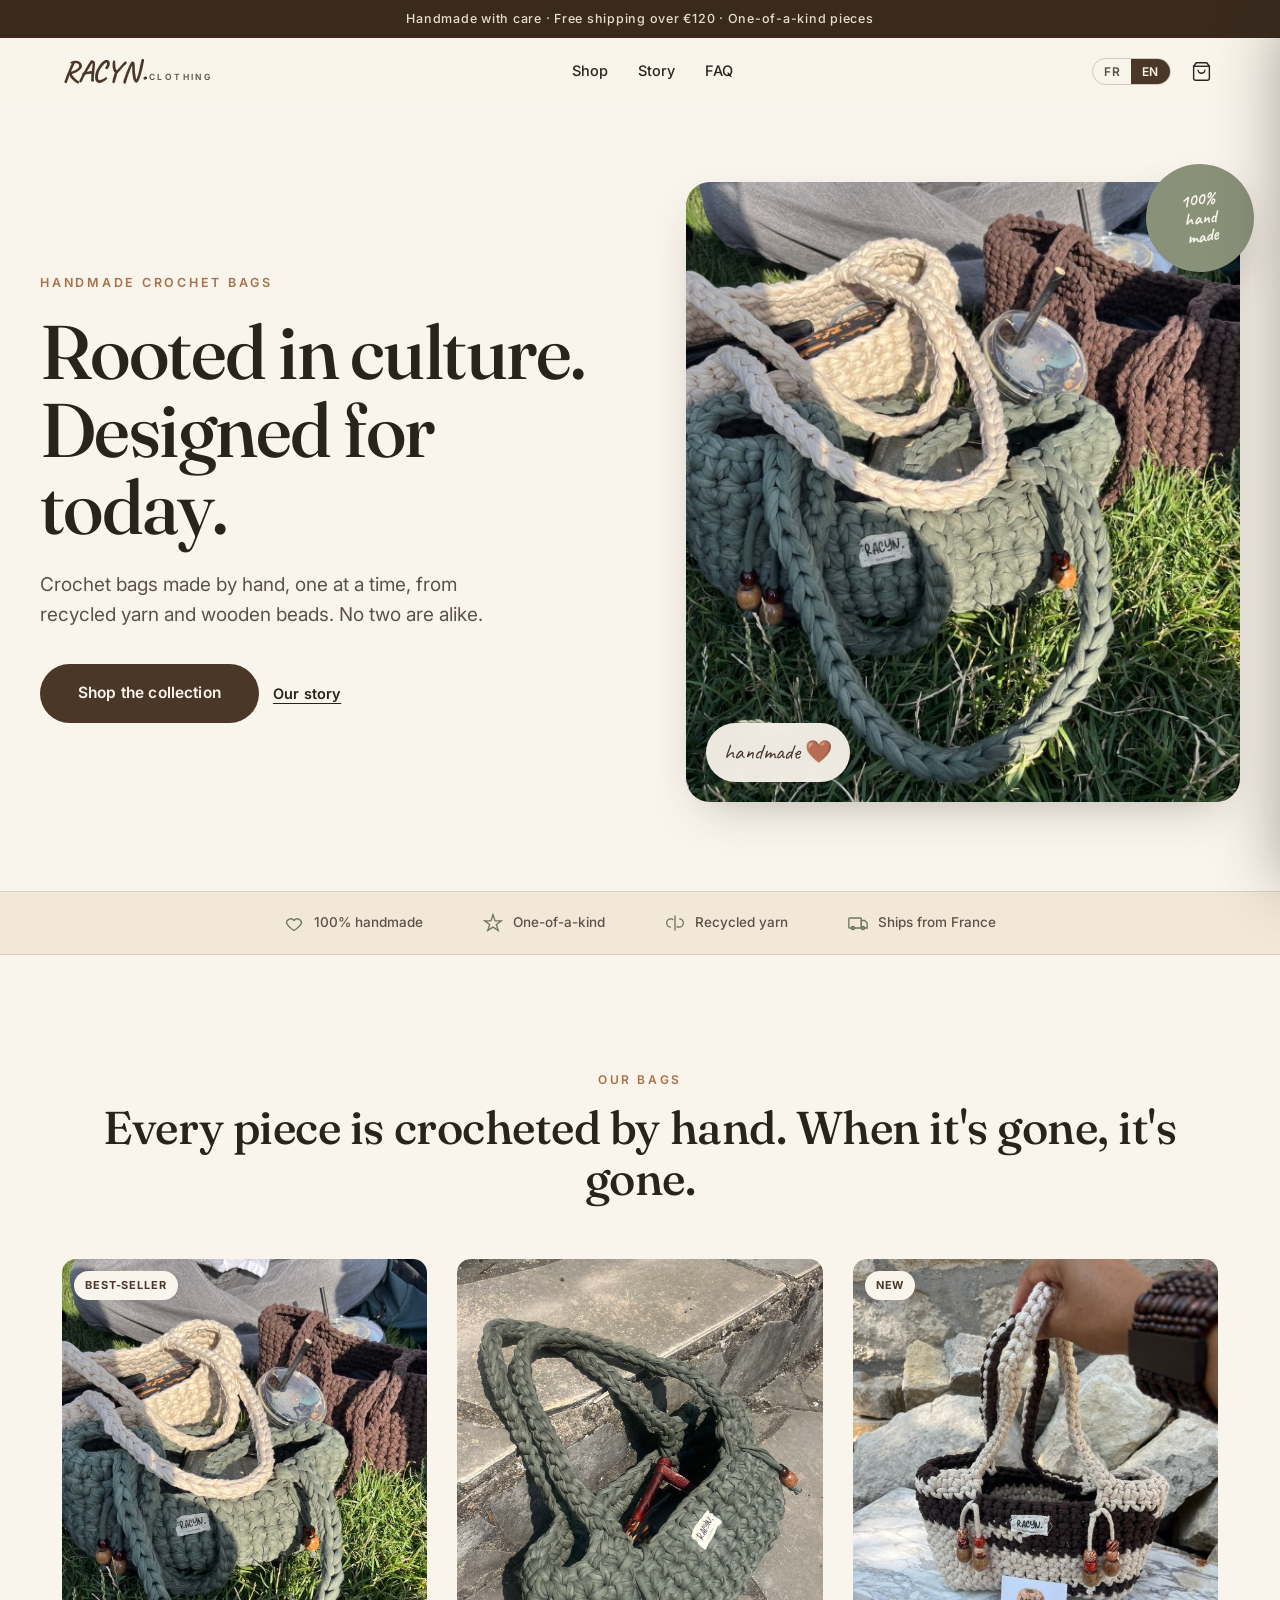
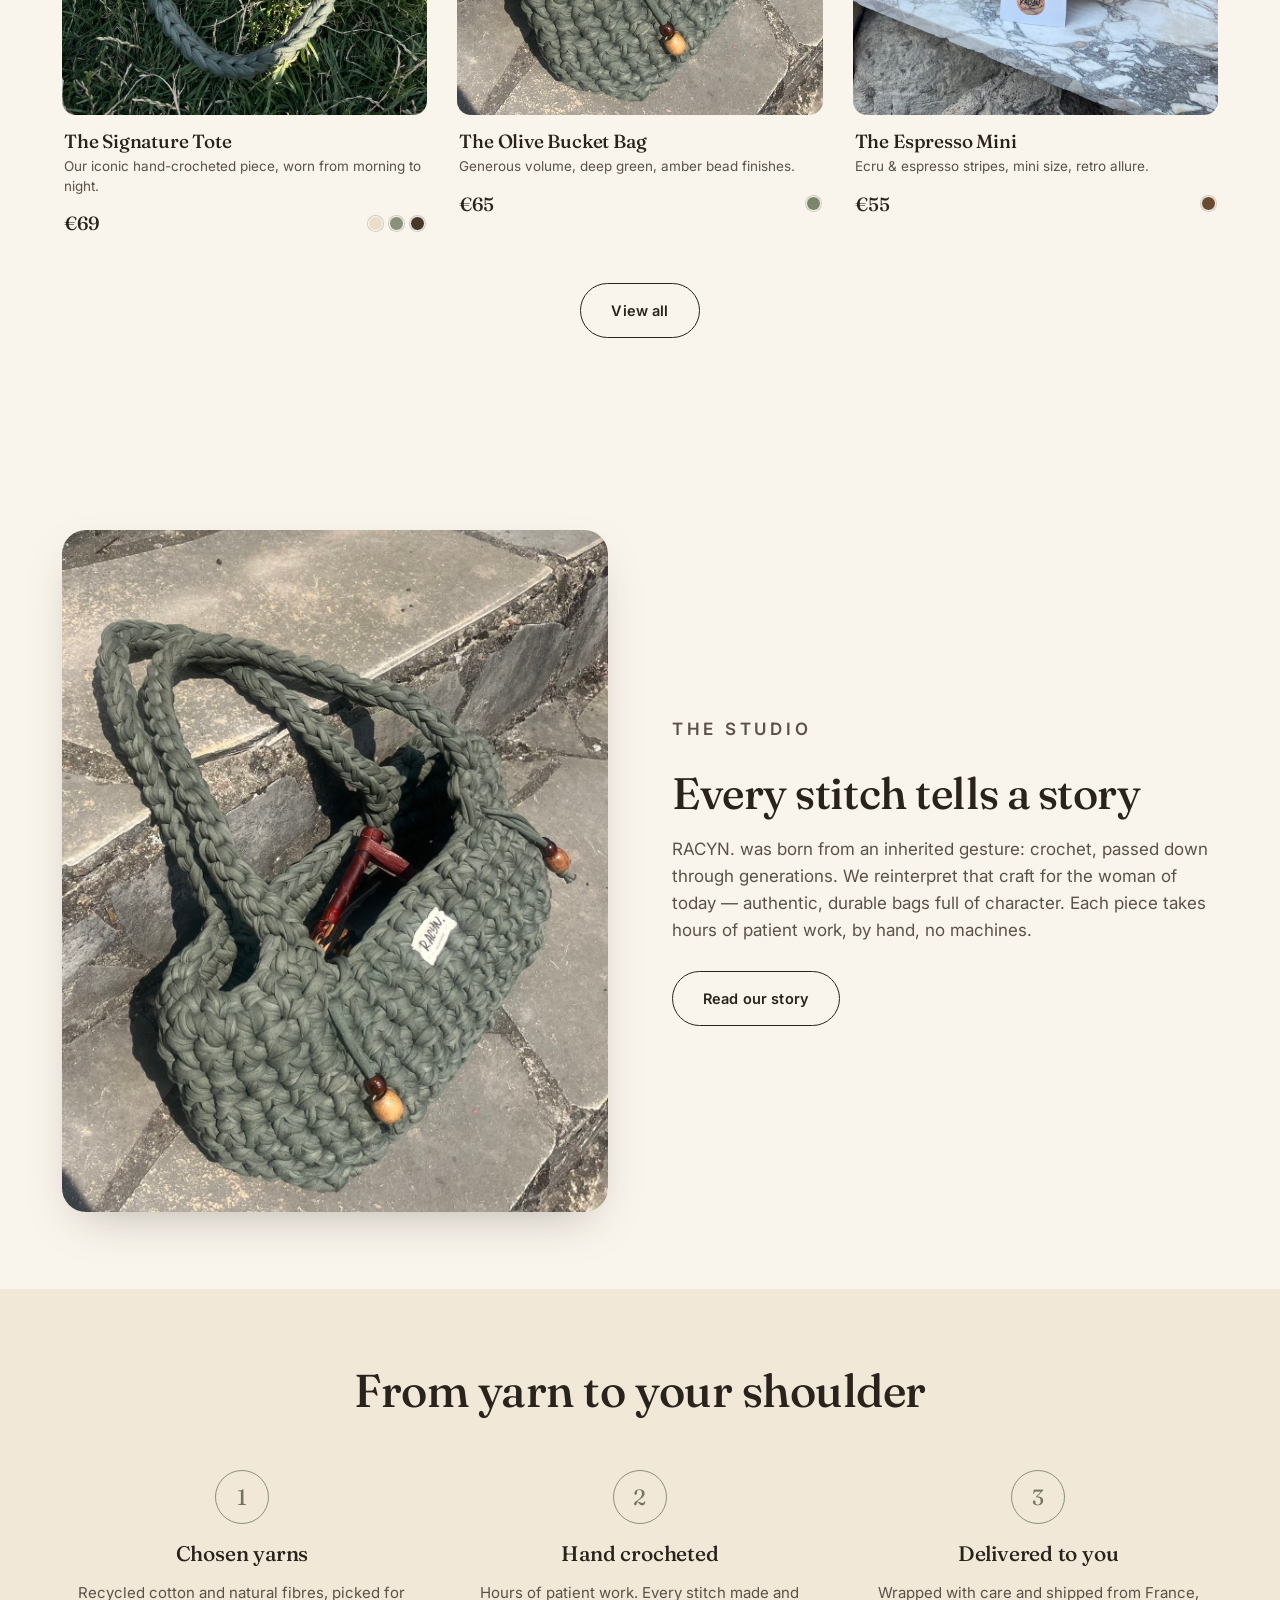
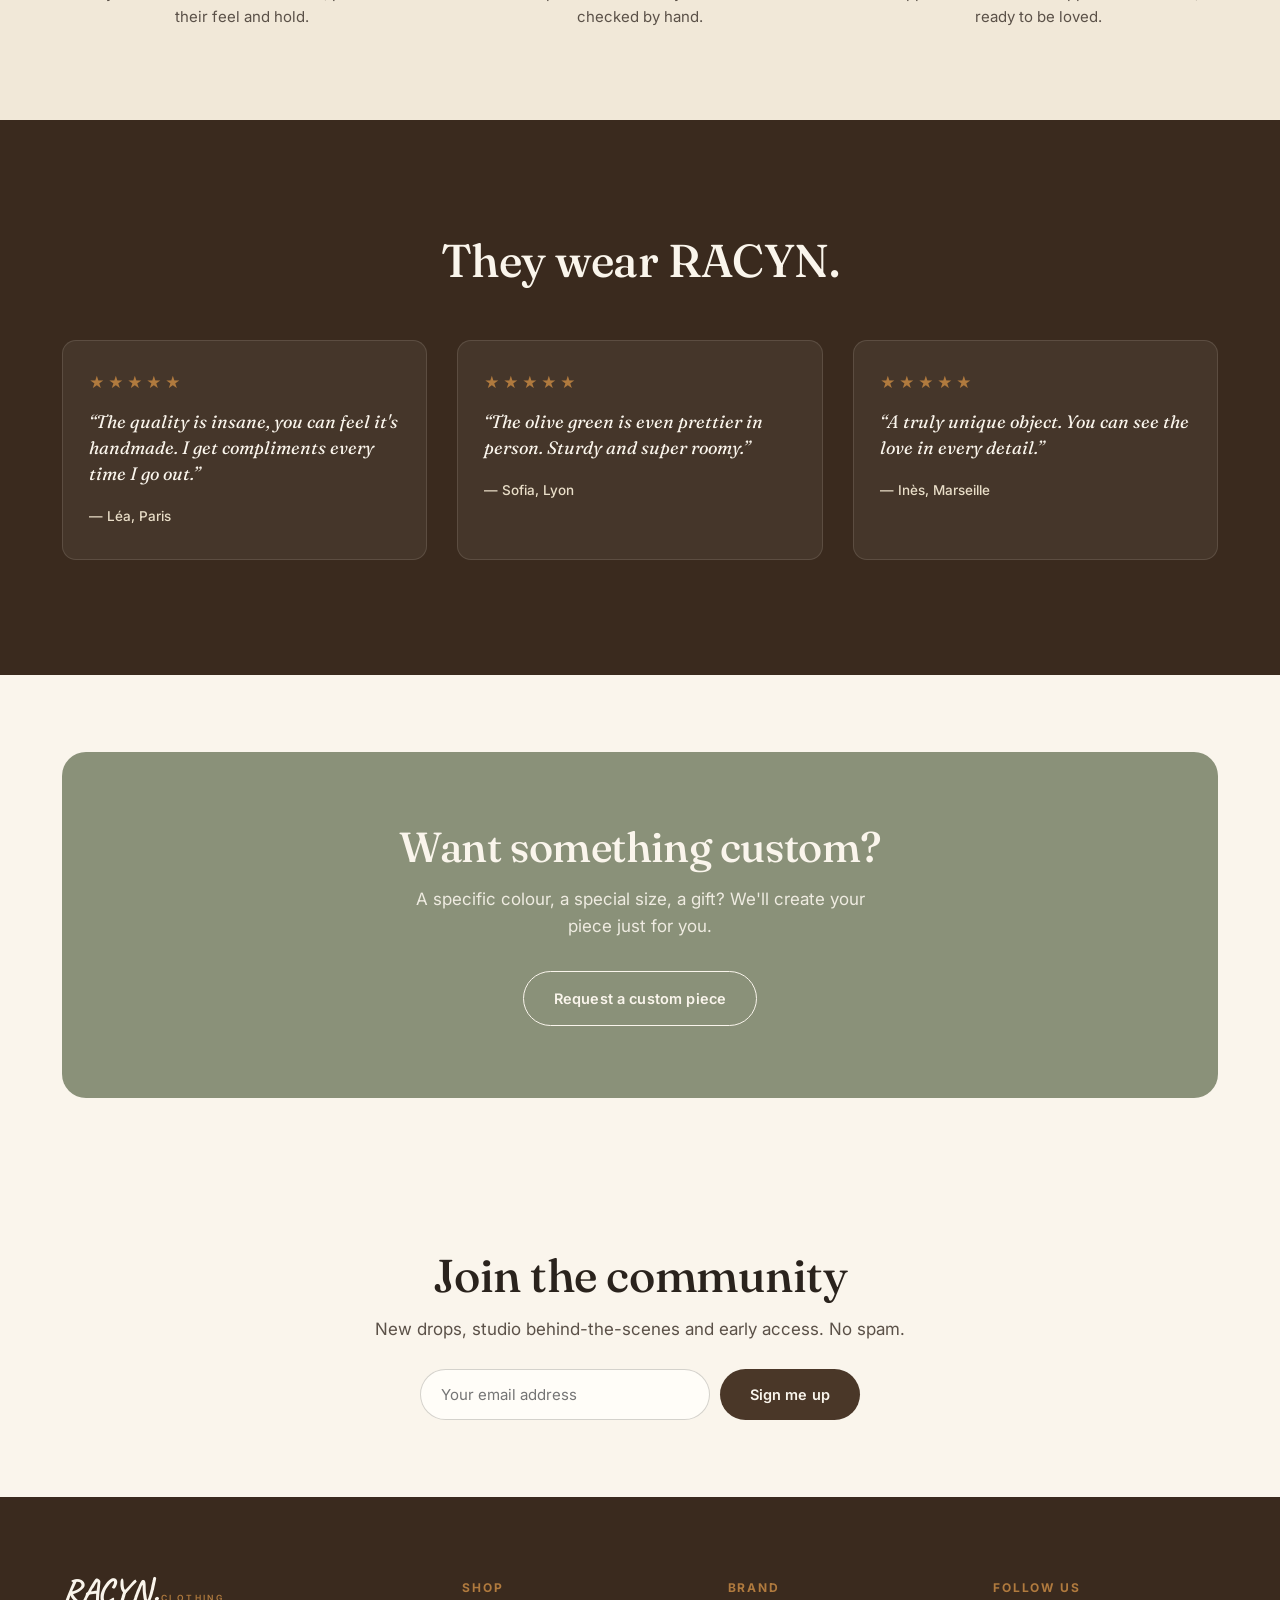
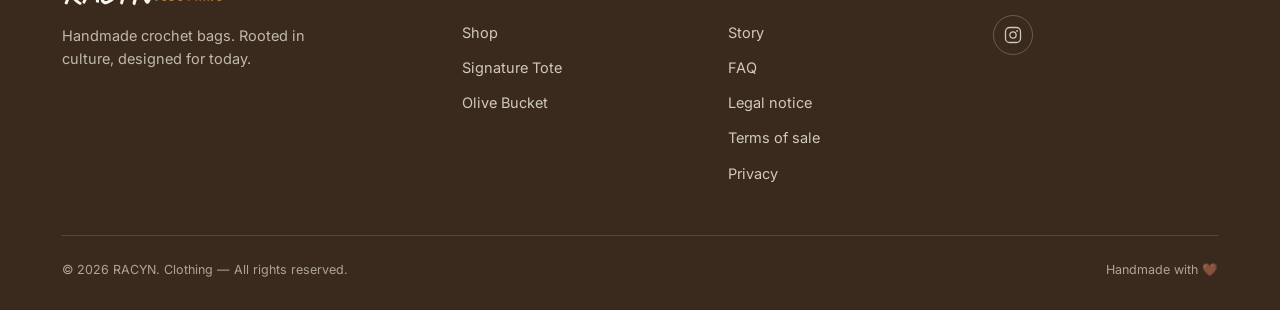
<file: index.html>
<!DOCTYPE html>
<html lang="fr">
<head>
  <meta charset="UTF-8">
  <meta name="viewport" content="width=device-width, initial-scale=1.0">
  <title>RACYN. — Sacs au crochet faits main | Handmade crochet bags</title>
  <meta name="description" content="RACYN. — Sacs au crochet faits main, en fils recyclés et perles de bois. Enraciné dans la culture, pensé pour aujourd'hui. Pièces uniques. Handmade crochet bags.">
  <meta name="theme-color" content="#3A2A1E">
  <meta property="og:title" content="RACYN. — Handmade crochet bags">
  <meta property="og:description" content="Rooted in culture. Designed for today. Sacs au crochet faits main, pièces uniques.">
  <meta property="og:image" content="assets/products/bags-group.jpeg">
  <meta property="og:type" content="website">
  <link rel="icon" href="data:image/svg+xml,%3Csvg xmlns='http://www.w3.org/2000/svg' viewBox='0 0 100 100'%3E%3Crect width='100' height='100' rx='22' fill='%234A3728'/%3E%3Ctext x='50' y='68' font-size='58' font-family='Georgia,serif' fill='%23FAF5EC' text-anchor='middle' font-style='italic'%3ER%3C/text%3E%3C/svg%3E">
  <link rel="preconnect" href="https://fonts.googleapis.com">
  <link rel="preconnect" href="https://fonts.gstatic.com" crossorigin>
  <link rel="stylesheet" href="css/style.css">
</head>
<body>

  <!-- ANNONCE -->
  <div class="announce" data-i18n="announce"></div>

  <!-- HEADER -->
  <header class="site-header">
    <div class="wrap header-inner">
      <a href="index.html" class="brand"><span class="brand__word">RACYN.</span><span class="brand__sub">Clothing</span></a>
      <nav class="nav" data-nav>
        <a class="nav-link" href="boutique.html" data-i18n="nav.shop"></a>
        <a class="nav-link" href="histoire.html" data-i18n="nav.story"></a>
        <a class="nav-link" href="faq.html" data-i18n="nav.faq"></a>
        <div class="lang-switch"><button data-lang-btn="fr">FR</button><button data-lang-btn="en">EN</button></div>
      </nav>
      <div class="header-actions">
        <div class="lang-switch"><button data-lang-btn="fr">FR</button><button data-lang-btn="en">EN</button></div>
        <button class="cart-btn" data-open-cart aria-label="Cart" data-i18n-attr="aria-label:nav.cart">
          <svg viewBox="0 0 24 24" fill="none" stroke="currentColor" stroke-width="1.6"><path d="M6 2 3 6v14a2 2 0 0 0 2 2h14a2 2 0 0 0 2-2V6l-3-4z"/><path d="M3 6h18"/><path d="M16 10a4 4 0 0 1-8 0"/></svg>
          <span class="cart-count is-empty" data-cart-count>0</span>
        </button>
        <button class="burger" data-burger aria-label="Menu"><span></span><span></span><span></span></button>
      </div>
    </div>
  </header>

  <main>
    <!-- HERO -->
    <section class="hero">
      <div class="wrap hero-inner">
        <div class="hero__text" data-reveal>
          <p class="hero__eyebrow" data-i18n="hero.eyebrow"></p>
          <h1 class="hero__title" data-i18n="hero.title"></h1>
          <p class="hero__sub" data-i18n="hero.sub"></p>
          <div class="hero__cta">
            <a class="btn btn-primary btn-lg" href="boutique.html" data-i18n="hero.cta"></a>
            <a class="btn btn-ghost" href="histoire.html" data-i18n="hero.cta2"></a>
          </div>
        </div>
        <div class="hero__media" data-reveal>
          <img src="assets/products/bags-group.jpeg" alt="Sacs RACYN. au crochet faits main" fetchpriority="high">
          <span class="hero__tag">handmade&nbsp;🤎</span>
          <span class="hero__stamp" data-i18n="hero.stamp"></span>
        </div>
      </div>
    </section>

    <!-- TRUST -->
    <div class="trust">
      <div class="wrap trust-inner">
        <span class="trust-item"><svg viewBox="0 0 24 24" fill="none" stroke="currentColor" stroke-width="1.6"><path d="M12 21s-7-4.5-9-9a5 5 0 0 1 9-3 5 5 0 0 1 9 3c-2 4.5-9 9-9 9z"/></svg><span data-i18n="trust.handmade"></span></span>
        <span class="trust-item"><svg viewBox="0 0 24 24" fill="none" stroke="currentColor" stroke-width="1.6"><path d="m12 2 2.4 7.4H22l-6 4.5 2.3 7.1L12 16.9 5.7 21l2.3-7.1-6-4.5h7.6z"/></svg><span data-i18n="trust.unique"></span></span>
        <span class="trust-item"><svg viewBox="0 0 24 24" fill="none" stroke="currentColor" stroke-width="1.6"><path d="M7 17a5 5 0 0 1 0-10c1 0 2 .3 3 1M17 7a5 5 0 0 1 0 10c-1 0-2-.3-3-1"/><path d="M12 3v18"/></svg><span data-i18n="trust.recycled"></span></span>
        <span class="trust-item"><svg viewBox="0 0 24 24" fill="none" stroke="currentColor" stroke-width="1.6"><rect x="1" y="6" width="15" height="12" rx="1"/><path d="M16 9h4l3 3v6h-7z"/><circle cx="6" cy="18" r="2"/><circle cx="18" cy="18" r="2"/></svg><span data-i18n="trust.ship"></span></span>
      </div>
    </div>

    <!-- PRODUITS -->
    <section class="section" id="shop">
      <div class="wrap">
        <div class="section__head center" data-reveal>
          <p class="section__eyebrow" data-i18n="home.newIn"></p>
          <h2 class="section__title" data-i18n="home.newInSub"></h2>
        </div>
        <div class="grid grid--3" data-grid data-limit="3" data-reveal></div>
        <div class="center" style="margin-top:40px" data-reveal>
          <a class="btn btn-outline" href="boutique.html" data-i18n="home.viewAll"></a>
        </div>
      </div>
    </section>

    <!-- HISTOIRE SPLIT -->
    <section class="section section--tight">
      <div class="wrap split" data-reveal>
        <div class="split__media"><img src="assets/products/olive-bucket.jpeg" alt="Sac au crochet olive RACYN."></div>
        <div class="split__body">
          <p class="section__eyebrow" data-i18n="home.story.eyebrow"></p>
          <h2 data-i18n="home.story.title"></h2>
          <p data-i18n="home.story.body"></p>
          <a class="btn btn-outline" href="histoire.html" data-i18n="home.story.cta"></a>
        </div>
      </div>
    </section>

    <!-- ÉTAPES -->
    <section class="section section--tight" style="background:var(--paper-2)">
      <div class="wrap">
        <div class="section__head center" data-reveal><h2 class="section__title" data-i18n="home.steps.title"></h2></div>
        <div class="steps" data-reveal>
          <div class="step"><div class="step__num">1</div><h3 data-i18n="home.steps.1t"></h3><p data-i18n="home.steps.1b"></p></div>
          <div class="step"><div class="step__num">2</div><h3 data-i18n="home.steps.2t"></h3><p data-i18n="home.steps.2b"></p></div>
          <div class="step"><div class="step__num">3</div><h3 data-i18n="home.steps.3t"></h3><p data-i18n="home.steps.3b"></p></div>
        </div>
      </div>
    </section>

    <!-- AVIS -->
    <section class="section reviews-bg">
      <div class="wrap">
        <div class="section__head center" data-reveal><h2 class="section__title" data-i18n="home.reviews.title"></h2></div>
        <div class="reviews" data-reveal>
          <div class="review"><div class="review__stars">★★★★★</div><p data-i18n="home.review1"></p><span data-i18n="home.review1a"></span></div>
          <div class="review"><div class="review__stars">★★★★★</div><p data-i18n="home.review2"></p><span data-i18n="home.review2a"></span></div>
          <div class="review"><div class="review__stars">★★★★★</div><p data-i18n="home.review3"></p><span data-i18n="home.review3a"></span></div>
        </div>
      </div>
    </section>

    <!-- SUR-MESURE -->
    <section class="section section--tight">
      <div class="wrap">
        <div class="band" data-reveal>
          <h2 data-i18n="home.custom.title"></h2>
          <p data-i18n="home.custom.body"></p>
          <a class="btn btn-outline" href="#" data-ig-link target="_blank" rel="noopener" data-i18n="home.custom.cta"></a>
        </div>
      </div>
    </section>

    <!-- NEWSLETTER -->
    <section class="section section--tight">
      <div class="wrap news" data-reveal>
        <h2 class="section__title" data-i18n="home.news.title"></h2>
        <p class="section__sub" data-i18n="home.news.body"></p>
        <form class="news-form" data-newsletter>
          <input type="email" required data-i18n-attr="placeholder:home.news.placeholder">
          <button class="btn btn-primary" type="submit" data-i18n="home.news.cta"></button>
        </form>
      </div>
    </section>
  </main>

  <!-- FOOTER -->
  <footer class="site-footer">
    <div class="wrap">
      <div class="footer-grid">
        <div class="footer-brand">
          <div class="brand"><span class="brand__word">RACYN.</span><span class="brand__sub">Clothing</span></div>
          <p data-i18n="footer.tagline"></p>
        </div>
        <div class="footer-col">
          <h4 data-i18n="footer.shop"></h4>
          <a href="boutique.html" data-i18n="nav.shop"></a>
          <a href="produit.html?id=signature-tote">Signature Tote</a>
          <a href="produit.html?id=olive-bucket">Olive Bucket</a>
        </div>
        <div class="footer-col">
          <h4 data-i18n="footer.about"></h4>
          <a href="histoire.html" data-i18n="nav.story"></a>
          <a href="faq.html" data-i18n="nav.faq"></a>
          <a href="mentions-legales.html" data-i18n="footer.legal"></a>
          <a href="cgv.html" data-i18n="footer.cgv"></a>
          <a href="confidentialite.html" data-i18n="footer.privacy"></a>
        </div>
        <div class="footer-col">
          <h4 data-i18n="footer.follow"></h4>
          <div class="footer-social">
            <a href="#" data-ig-link target="_blank" rel="noopener" aria-label="Instagram"><svg viewBox="0 0 24 24" fill="none" stroke="currentColor" stroke-width="1.7"><rect x="2" y="2" width="20" height="20" rx="5.5"/><circle cx="12" cy="12" r="4.2"/><circle cx="17.5" cy="6.5" r="1.2" fill="currentColor" stroke="none"/></svg></a>
          </div>
        </div>
      </div>
      <div class="footer-bottom">
        <span>© <span id="year"></span> RACYN. Clothing — <span data-i18n="footer.rights"></span></span>
        <span data-i18n="footer.made"></span>
      </div>
    </div>
  </footer>

  <!-- CART DRAWER -->
  <div class="overlay" data-overlay></div>
  <aside class="cart-drawer" data-cart-drawer aria-label="Cart">
    <div class="cart-head"><h2 data-i18n="cart.title"></h2><button class="cart-close" data-close-cart aria-label="Close">&times;</button></div>
    <div class="cart-body" data-cart-items></div>
    <div class="cart-foot" data-cart-summary hidden>
      <div class="cart-line"><span data-i18n="cart.subtotal"></span><span data-sub></span></div>
      <div class="cart-line"><span data-i18n="cart.shipping"></span><span data-ship></span></div>
      <div class="cart-line total"><span data-i18n="cart.total"></span><span data-total></span></div>
      <button class="btn btn-primary btn-block" data-checkout-wa hidden></button>
      <button class="btn btn-primary btn-block" data-checkout-ig hidden></button>
      <p class="cart-note" data-i18n="cart.note"></p>
    </div>
  </aside>

  <script src="js/data.js"></script>
  <script src="js/i18n.js"></script>
  <script src="js/store.js"></script>
  <script>document.getElementById('year').textContent = new Date().getFullYear();</script>
</body>
</html>
</file>
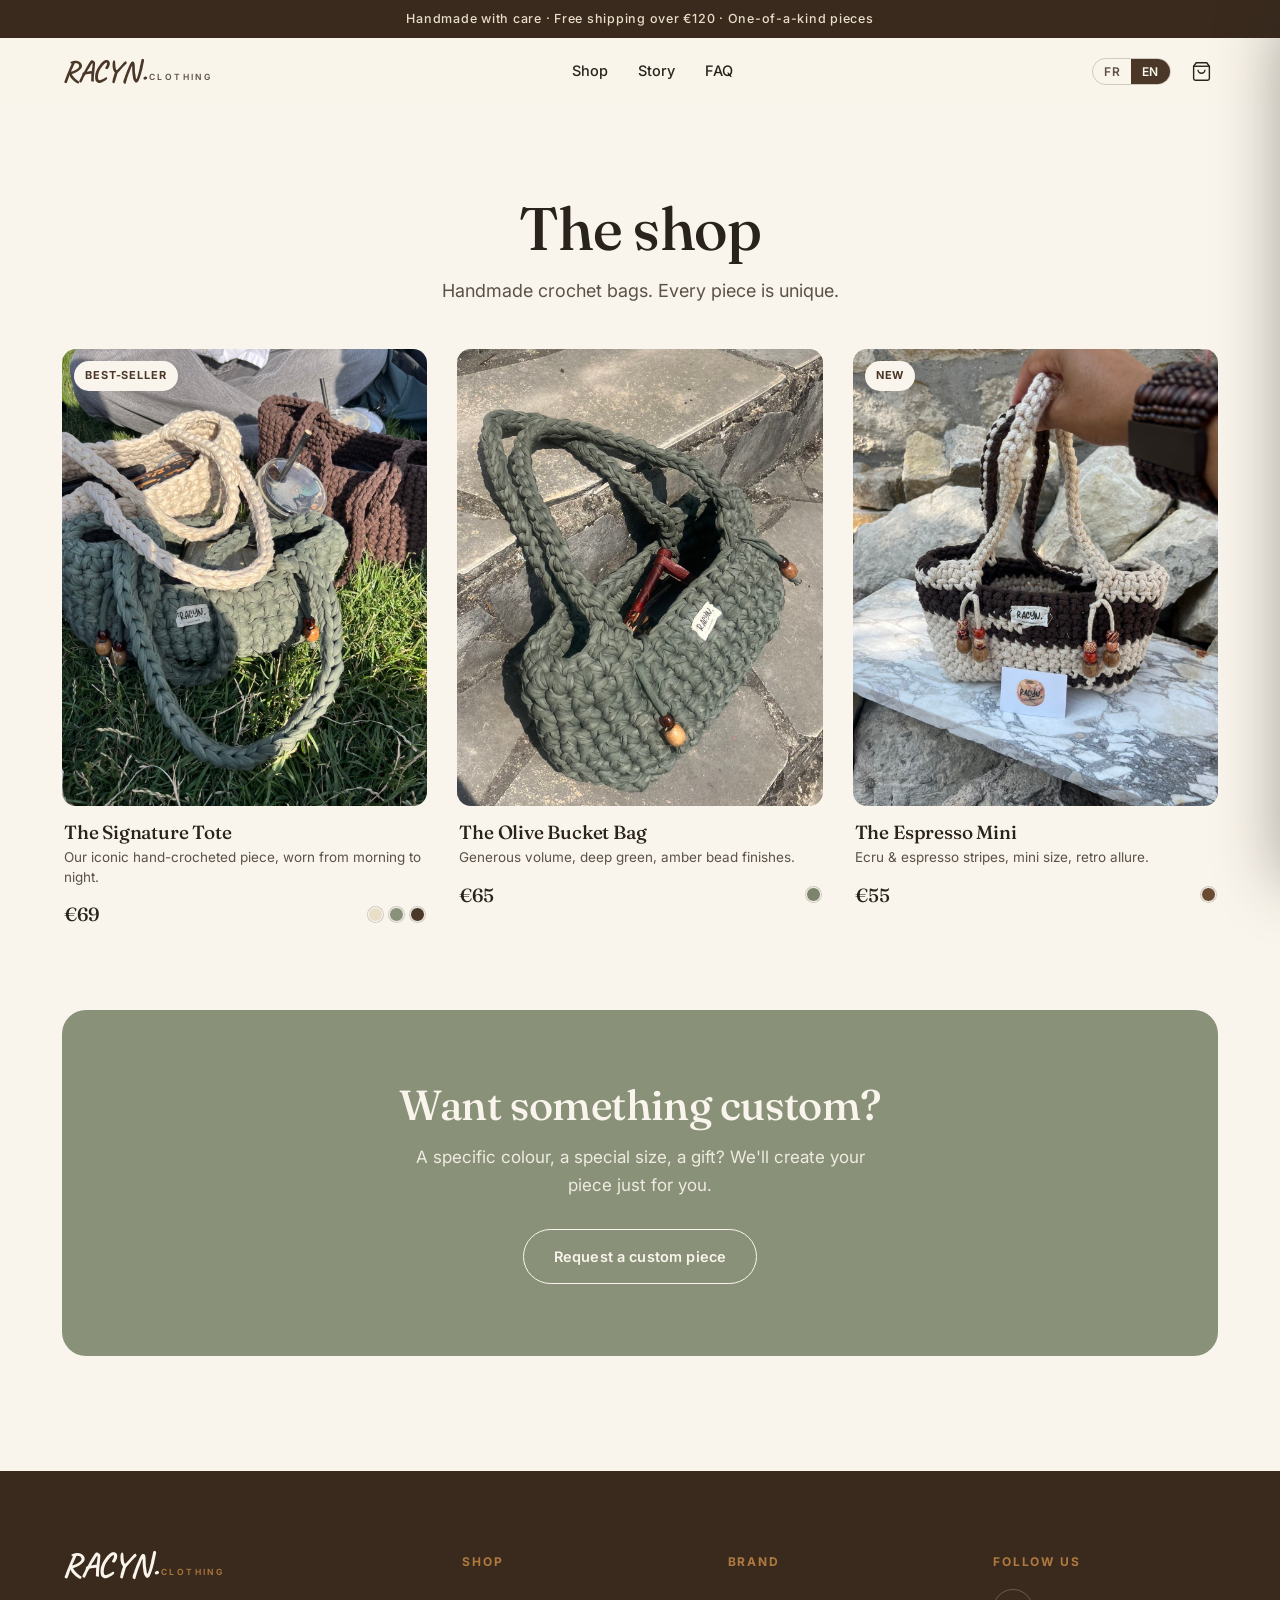
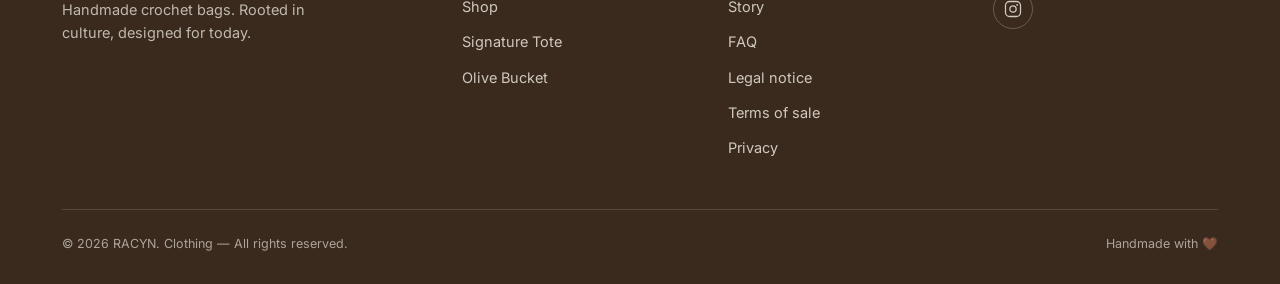
<file: boutique.html>
<!DOCTYPE html>
<html lang="fr">
<head>
  <meta charset="UTF-8">
  <meta name="viewport" content="width=device-width, initial-scale=1.0">
  <title>Boutique — RACYN. | Sacs au crochet faits main</title>
  <meta name="description" content="Découvrez tous les sacs au crochet faits main RACYN. Pièces uniques, fils recyclés, perles de bois.">
  <meta name="theme-color" content="#3A2A1E">
  <link rel="icon" href="data:image/svg+xml,%3Csvg xmlns='http://www.w3.org/2000/svg' viewBox='0 0 100 100'%3E%3Crect width='100' height='100' rx='22' fill='%234A3728'/%3E%3Ctext x='50' y='68' font-size='58' font-family='Georgia,serif' fill='%23FAF5EC' text-anchor='middle' font-style='italic'%3ER%3C/text%3E%3C/svg%3E">
  <link rel="preconnect" href="https://fonts.googleapis.com">
  <link rel="preconnect" href="https://fonts.gstatic.com" crossorigin>
  <link rel="stylesheet" href="css/style.css">
</head>
<body>
  <div class="announce" data-i18n="announce"></div>
  <header class="site-header">
    <div class="wrap header-inner">
      <a href="index.html" class="brand"><span class="brand__word">RACYN.</span><span class="brand__sub">Clothing</span></a>
      <nav class="nav" data-nav>
        <a class="nav-link" href="boutique.html" data-i18n="nav.shop"></a>
        <a class="nav-link" href="histoire.html" data-i18n="nav.story"></a>
        <a class="nav-link" href="faq.html" data-i18n="nav.faq"></a>
        <div class="lang-switch"><button data-lang-btn="fr">FR</button><button data-lang-btn="en">EN</button></div>
      </nav>
      <div class="header-actions">
        <div class="lang-switch"><button data-lang-btn="fr">FR</button><button data-lang-btn="en">EN</button></div>
        <button class="cart-btn" data-open-cart aria-label="Cart" data-i18n-attr="aria-label:nav.cart">
          <svg viewBox="0 0 24 24" fill="none" stroke="currentColor" stroke-width="1.6"><path d="M6 2 3 6v14a2 2 0 0 0 2 2h14a2 2 0 0 0 2-2V6l-3-4z"/><path d="M3 6h18"/><path d="M16 10a4 4 0 0 1-8 0"/></svg>
          <span class="cart-count is-empty" data-cart-count>0</span>
        </button>
        <button class="burger" data-burger aria-label="Menu"><span></span><span></span><span></span></button>
      </div>
    </div>
  </header>

  <main>
    <section class="page-hero">
      <div class="wrap" data-reveal>
        <h1 data-i18n="shop.title"></h1>
        <p data-i18n="shop.sub"></p>
      </div>
    </section>
    <section class="section" style="padding-top:0">
      <div class="wrap">
        <div class="grid grid--3" data-grid data-reveal></div>
        <div class="section--tight" style="padding-bottom:0">
          <div class="band" data-reveal>
            <h2 data-i18n="home.custom.title"></h2>
            <p data-i18n="home.custom.body"></p>
            <a class="btn btn-outline" href="#" data-ig-link target="_blank" rel="noopener" data-i18n="home.custom.cta"></a>
          </div>
        </div>
      </div>
    </section>
  </main>

  <footer class="site-footer">
    <div class="wrap">
      <div class="footer-grid">
        <div class="footer-brand">
          <div class="brand"><span class="brand__word">RACYN.</span><span class="brand__sub">Clothing</span></div>
          <p data-i18n="footer.tagline"></p>
        </div>
        <div class="footer-col"><h4 data-i18n="footer.shop"></h4><a href="boutique.html" data-i18n="nav.shop"></a><a href="produit.html?id=signature-tote">Signature Tote</a><a href="produit.html?id=olive-bucket">Olive Bucket</a></div>
        <div class="footer-col"><h4 data-i18n="footer.about"></h4><a href="histoire.html" data-i18n="nav.story"></a><a href="faq.html" data-i18n="nav.faq"></a><a href="mentions-legales.html" data-i18n="footer.legal"></a><a href="cgv.html" data-i18n="footer.cgv"></a><a href="confidentialite.html" data-i18n="footer.privacy"></a></div>
        <div class="footer-col"><h4 data-i18n="footer.follow"></h4><div class="footer-social"><a href="#" data-ig-link target="_blank" rel="noopener" aria-label="Instagram"><svg viewBox="0 0 24 24" fill="none" stroke="currentColor" stroke-width="1.7"><rect x="2" y="2" width="20" height="20" rx="5.5"/><circle cx="12" cy="12" r="4.2"/><circle cx="17.5" cy="6.5" r="1.2" fill="currentColor" stroke="none"/></svg></a></div></div>
      </div>
      <div class="footer-bottom"><span>© <span id="year"></span> RACYN. Clothing — <span data-i18n="footer.rights"></span></span><span data-i18n="footer.made"></span></div>
    </div>
  </footer>

  <div class="overlay" data-overlay></div>
  <aside class="cart-drawer" data-cart-drawer aria-label="Cart">
    <div class="cart-head"><h2 data-i18n="cart.title"></h2><button class="cart-close" data-close-cart aria-label="Close">&times;</button></div>
    <div class="cart-body" data-cart-items></div>
    <div class="cart-foot" data-cart-summary hidden>
      <div class="cart-line"><span data-i18n="cart.subtotal"></span><span data-sub></span></div>
      <div class="cart-line"><span data-i18n="cart.shipping"></span><span data-ship></span></div>
      <div class="cart-line total"><span data-i18n="cart.total"></span><span data-total></span></div>
      <button class="btn btn-primary btn-block" data-checkout-wa hidden></button>
      <button class="btn btn-primary btn-block" data-checkout-ig hidden></button>
      <p class="cart-note" data-i18n="cart.note"></p>
    </div>
  </aside>

  <script src="js/data.js"></script>
  <script src="js/i18n.js"></script>
  <script src="js/store.js"></script>
  <script>document.getElementById('year').textContent = new Date().getFullYear();</script>
</body>
</html>
</file>
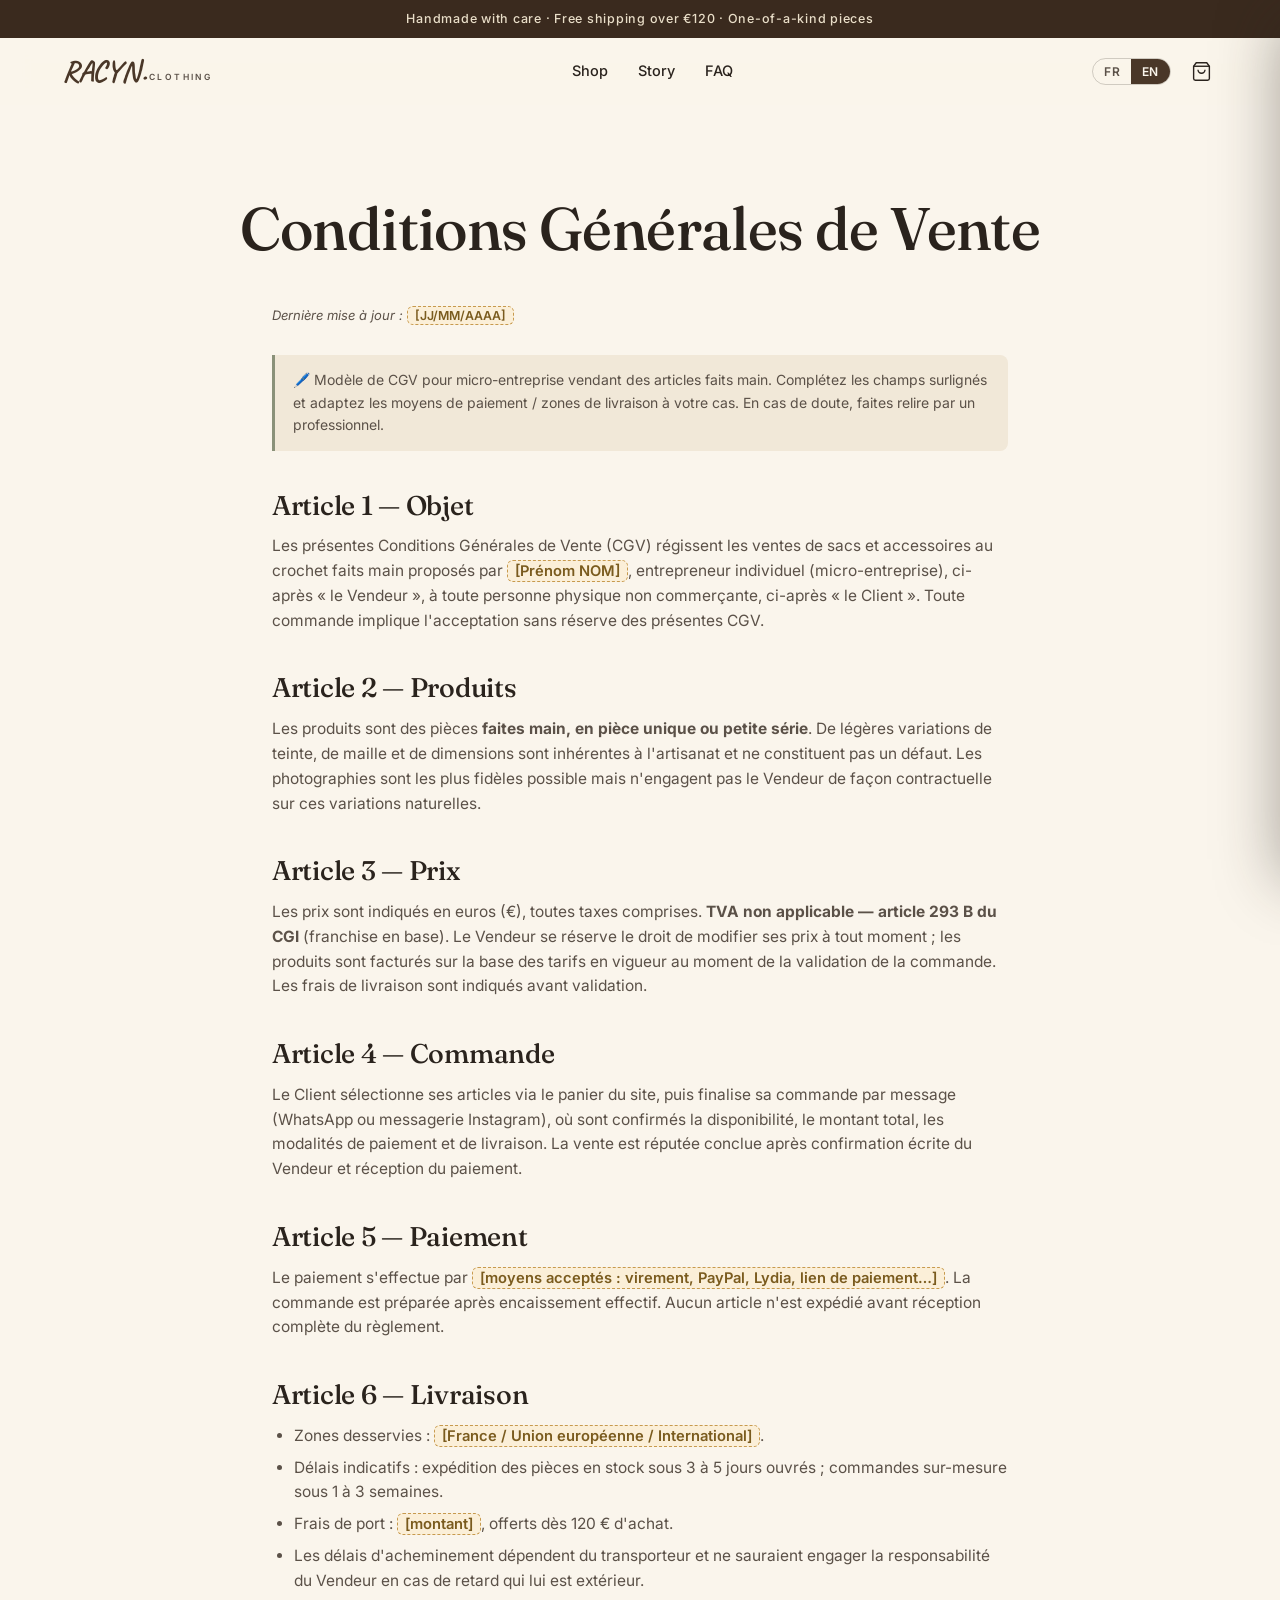
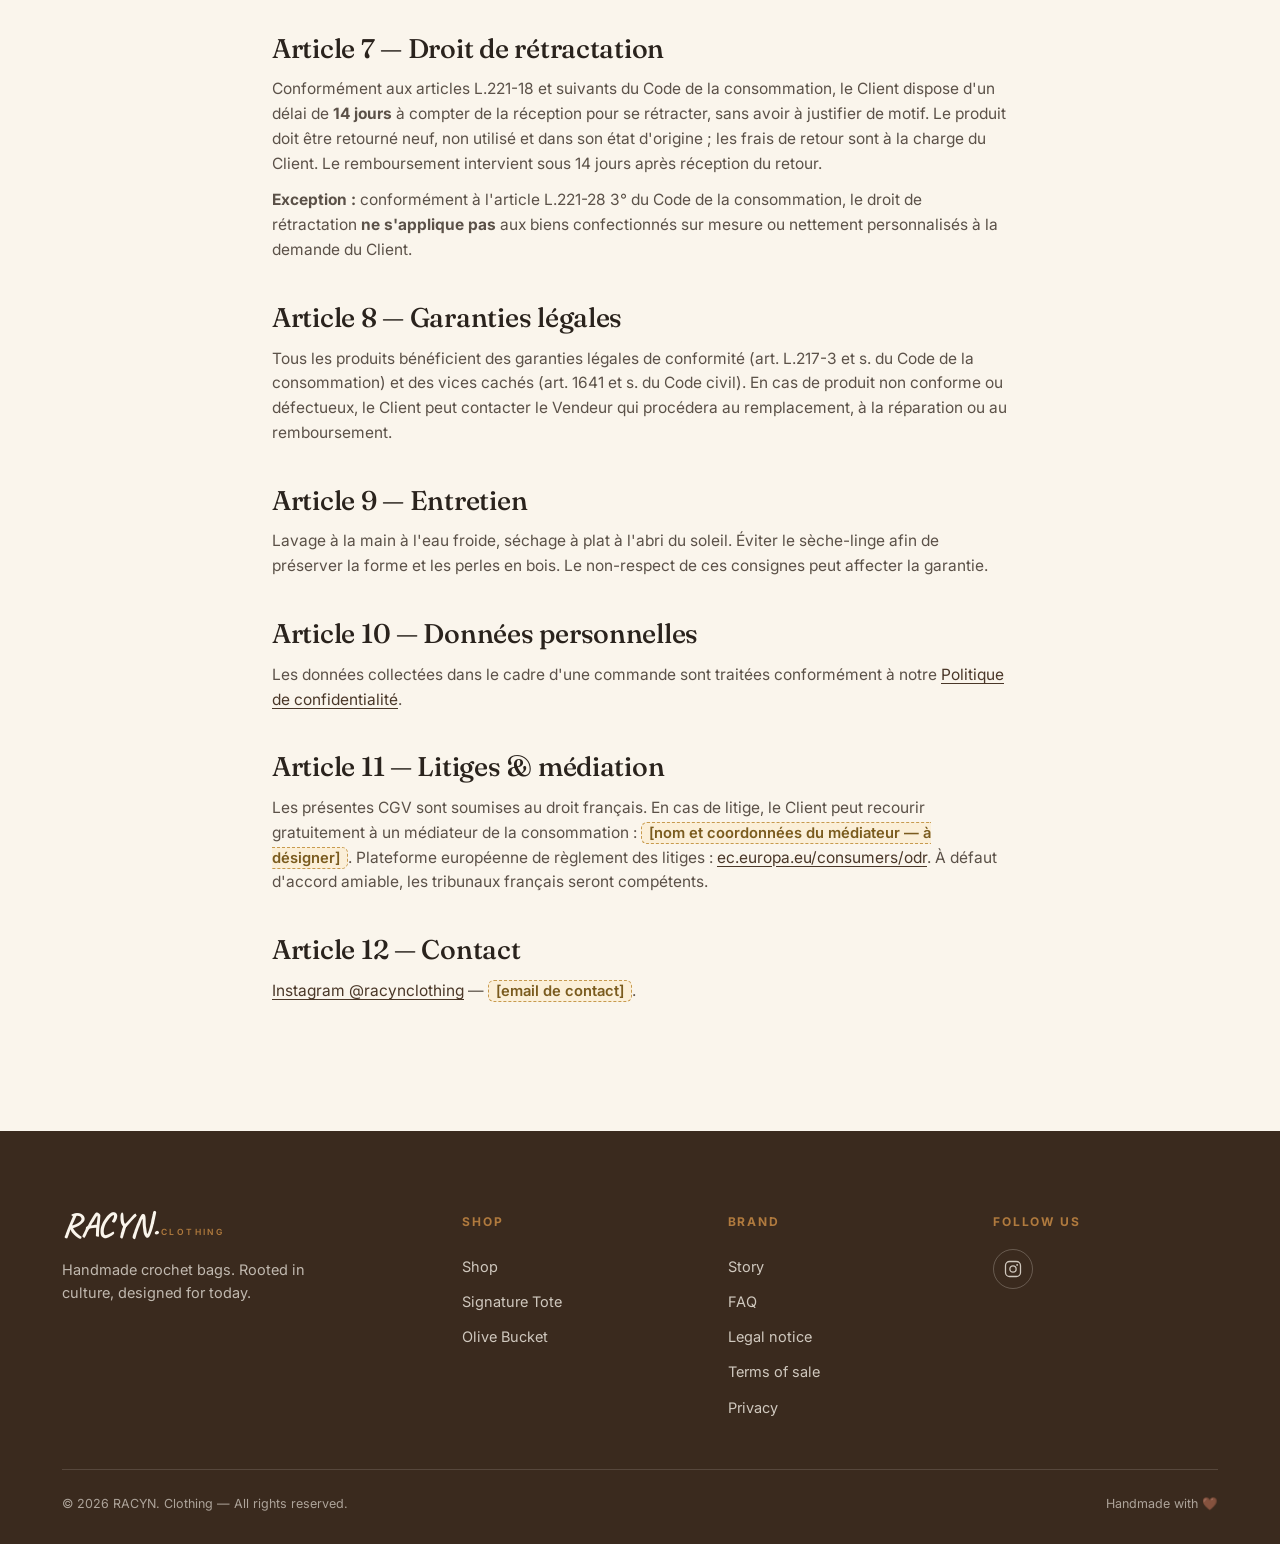
<file: cgv.html>
<!DOCTYPE html>
<html lang="fr">
<head>
  <meta charset="UTF-8">
  <meta name="viewport" content="width=device-width, initial-scale=1.0">
  <title>Conditions Générales de Vente — RACYN.</title>
  <meta name="description" content="Conditions Générales de Vente de la boutique RACYN. Clothing.">
  <meta name="robots" content="noindex">
  <meta name="theme-color" content="#3A2A1E">
  <link rel="icon" href="data:image/svg+xml,%3Csvg xmlns='http://www.w3.org/2000/svg' viewBox='0 0 100 100'%3E%3Crect width='100' height='100' rx='22' fill='%234A3728'/%3E%3Ctext x='50' y='68' font-size='58' font-family='Georgia,serif' fill='%23FAF5EC' text-anchor='middle' font-style='italic'%3ER%3C/text%3E%3C/svg%3E">
  <link rel="preconnect" href="https://fonts.googleapis.com">
  <link rel="preconnect" href="https://fonts.gstatic.com" crossorigin>
  <link rel="stylesheet" href="css/style.css">
</head>
<body>
  <div class="announce" data-i18n="announce"></div>
  <header class="site-header">
    <div class="wrap header-inner">
      <a href="index.html" class="brand"><span class="brand__word">RACYN.</span><span class="brand__sub">Clothing</span></a>
      <nav class="nav" data-nav>
        <a class="nav-link" href="boutique.html" data-i18n="nav.shop"></a>
        <a class="nav-link" href="histoire.html" data-i18n="nav.story"></a>
        <a class="nav-link" href="faq.html" data-i18n="nav.faq"></a>
        <div class="lang-switch"><button data-lang-btn="fr">FR</button><button data-lang-btn="en">EN</button></div>
      </nav>
      <div class="header-actions">
        <div class="lang-switch"><button data-lang-btn="fr">FR</button><button data-lang-btn="en">EN</button></div>
        <button class="cart-btn" data-open-cart aria-label="Cart" data-i18n-attr="aria-label:nav.cart">
          <svg viewBox="0 0 24 24" fill="none" stroke="currentColor" stroke-width="1.6"><path d="M6 2 3 6v14a2 2 0 0 0 2 2h14a2 2 0 0 0 2-2V6l-3-4z"/><path d="M3 6h18"/><path d="M16 10a4 4 0 0 1-8 0"/></svg>
          <span class="cart-count is-empty" data-cart-count>0</span>
        </button>
        <button class="burger" data-burger aria-label="Menu"><span></span><span></span><span></span></button>
      </div>
    </div>
  </header>

  <main>
    <section class="page-hero"><div class="wrap"><h1>Conditions Générales de Vente</h1></div></section>
    <section class="section" style="padding-top:0">
      <div class="wrap legal">
        <p class="updated">Dernière mise à jour : <span class="fill">[JJ/MM/AAAA]</span></p>
        <p class="note">🖊️ Modèle de CGV pour micro-entreprise vendant des articles faits main. Complétez les champs surlignés et adaptez les moyens de paiement / zones de livraison à votre cas. En cas de doute, faites relire par un professionnel.</p>

        <h2>Article 1 — Objet</h2>
        <p>Les présentes Conditions Générales de Vente (CGV) régissent les ventes de sacs et accessoires au crochet faits main proposés par <span class="fill">[Prénom NOM]</span>, entrepreneur individuel (micro-entreprise), ci-après « le Vendeur », à toute personne physique non commerçante, ci-après « le Client ». Toute commande implique l'acceptation sans réserve des présentes CGV.</p>

        <h2>Article 2 — Produits</h2>
        <p>Les produits sont des pièces <strong>faites main, en pièce unique ou petite série</strong>. De légères variations de teinte, de maille et de dimensions sont inhérentes à l'artisanat et ne constituent pas un défaut. Les photographies sont les plus fidèles possible mais n'engagent pas le Vendeur de façon contractuelle sur ces variations naturelles.</p>

        <h2>Article 3 — Prix</h2>
        <p>Les prix sont indiqués en euros (€), toutes taxes comprises. <strong>TVA non applicable — article 293 B du CGI</strong> (franchise en base). Le Vendeur se réserve le droit de modifier ses prix à tout moment ; les produits sont facturés sur la base des tarifs en vigueur au moment de la validation de la commande. Les frais de livraison sont indiqués avant validation.</p>

        <h2>Article 4 — Commande</h2>
        <p>Le Client sélectionne ses articles via le panier du site, puis finalise sa commande par message (WhatsApp ou messagerie Instagram), où sont confirmés la disponibilité, le montant total, les modalités de paiement et de livraison. La vente est réputée conclue après confirmation écrite du Vendeur et réception du paiement.</p>

        <h2>Article 5 — Paiement</h2>
        <p>Le paiement s'effectue par <span class="fill">[moyens acceptés : virement, PayPal, Lydia, lien de paiement…]</span>. La commande est préparée après encaissement effectif. Aucun article n'est expédié avant réception complète du règlement.</p>

        <h2>Article 6 — Livraison</h2>
        <ul>
          <li>Zones desservies : <span class="fill">[France / Union européenne / International]</span>.</li>
          <li>Délais indicatifs : expédition des pièces en stock sous 3 à 5 jours ouvrés ; commandes sur-mesure sous 1 à 3 semaines.</li>
          <li>Frais de port : <span class="fill">[montant]</span>, offerts dès 120 € d'achat.</li>
          <li>Les délais d'acheminement dépendent du transporteur et ne sauraient engager la responsabilité du Vendeur en cas de retard qui lui est extérieur.</li>
        </ul>

        <h2>Article 7 — Droit de rétractation</h2>
        <p>Conformément aux articles L.221-18 et suivants du Code de la consommation, le Client dispose d'un délai de <strong>14 jours</strong> à compter de la réception pour se rétracter, sans avoir à justifier de motif. Le produit doit être retourné neuf, non utilisé et dans son état d'origine ; les frais de retour sont à la charge du Client. Le remboursement intervient sous 14 jours après réception du retour.</p>
        <p><strong>Exception :</strong> conformément à l'article L.221-28 3° du Code de la consommation, le droit de rétractation <strong>ne s'applique pas</strong> aux biens confectionnés sur mesure ou nettement personnalisés à la demande du Client.</p>

        <h2>Article 8 — Garanties légales</h2>
        <p>Tous les produits bénéficient des garanties légales de conformité (art. L.217-3 et s. du Code de la consommation) et des vices cachés (art. 1641 et s. du Code civil). En cas de produit non conforme ou défectueux, le Client peut contacter le Vendeur qui procédera au remplacement, à la réparation ou au remboursement.</p>

        <h2>Article 9 — Entretien</h2>
        <p>Lavage à la main à l'eau froide, séchage à plat à l'abri du soleil. Éviter le sèche-linge afin de préserver la forme et les perles en bois. Le non-respect de ces consignes peut affecter la garantie.</p>

        <h2>Article 10 — Données personnelles</h2>
        <p>Les données collectées dans le cadre d'une commande sont traitées conformément à notre <a href="confidentialite.html">Politique de confidentialité</a>.</p>

        <h2>Article 11 — Litiges &amp; médiation</h2>
        <p>Les présentes CGV sont soumises au droit français. En cas de litige, le Client peut recourir gratuitement à un médiateur de la consommation : <span class="fill">[nom et coordonnées du médiateur — à désigner]</span>. Plateforme européenne de règlement des litiges : <a href="https://ec.europa.eu/consumers/odr" target="_blank" rel="noopener">ec.europa.eu/consumers/odr</a>. À défaut d'accord amiable, les tribunaux français seront compétents.</p>

        <h2>Article 12 — Contact</h2>
        <p><a href="#" data-ig-link target="_blank" rel="noopener">Instagram @racynclothing</a> — <span class="fill">[email de contact]</span>.</p>
      </div>
    </section>
  </main>

  <footer class="site-footer">
    <div class="wrap">
      <div class="footer-grid">
        <div class="footer-brand">
          <div class="brand"><span class="brand__word">RACYN.</span><span class="brand__sub">Clothing</span></div>
          <p data-i18n="footer.tagline"></p>
        </div>
        <div class="footer-col"><h4 data-i18n="footer.shop"></h4><a href="boutique.html" data-i18n="nav.shop"></a><a href="produit.html?id=signature-tote">Signature Tote</a><a href="produit.html?id=olive-bucket">Olive Bucket</a></div>
        <div class="footer-col"><h4 data-i18n="footer.about"></h4><a href="histoire.html" data-i18n="nav.story"></a><a href="faq.html" data-i18n="nav.faq"></a><a href="mentions-legales.html" data-i18n="footer.legal"></a><a href="cgv.html" data-i18n="footer.cgv"></a><a href="confidentialite.html" data-i18n="footer.privacy"></a></div>
        <div class="footer-col"><h4 data-i18n="footer.follow"></h4><div class="footer-social"><a href="#" data-ig-link target="_blank" rel="noopener" aria-label="Instagram"><svg viewBox="0 0 24 24" fill="none" stroke="currentColor" stroke-width="1.7"><rect x="2" y="2" width="20" height="20" rx="5.5"/><circle cx="12" cy="12" r="4.2"/><circle cx="17.5" cy="6.5" r="1.2" fill="currentColor" stroke="none"/></svg></a></div></div>
      </div>
      <div class="footer-bottom"><span>© <span id="year"></span> RACYN. Clothing — <span data-i18n="footer.rights"></span></span><span data-i18n="footer.made"></span></div>
    </div>
  </footer>

  <div class="overlay" data-overlay></div>
  <aside class="cart-drawer" data-cart-drawer aria-label="Cart">
    <div class="cart-head"><h2 data-i18n="cart.title"></h2><button class="cart-close" data-close-cart aria-label="Close">&times;</button></div>
    <div class="cart-body" data-cart-items></div>
    <div class="cart-foot" data-cart-summary hidden>
      <div class="cart-line"><span data-i18n="cart.subtotal"></span><span data-sub></span></div>
      <div class="cart-line"><span data-i18n="cart.shipping"></span><span data-ship></span></div>
      <div class="cart-line total"><span data-i18n="cart.total"></span><span data-total></span></div>
      <button class="btn btn-primary btn-block" data-checkout-wa hidden></button>
      <button class="btn btn-primary btn-block" data-checkout-ig hidden></button>
      <p class="cart-note" data-i18n="cart.note"></p>
    </div>
  </aside>

  <script src="js/data.js"></script>
  <script src="js/i18n.js"></script>
  <script src="js/store.js"></script>
  <script>document.getElementById('year').textContent = new Date().getFullYear();</script>
</body>
</html>
</file>
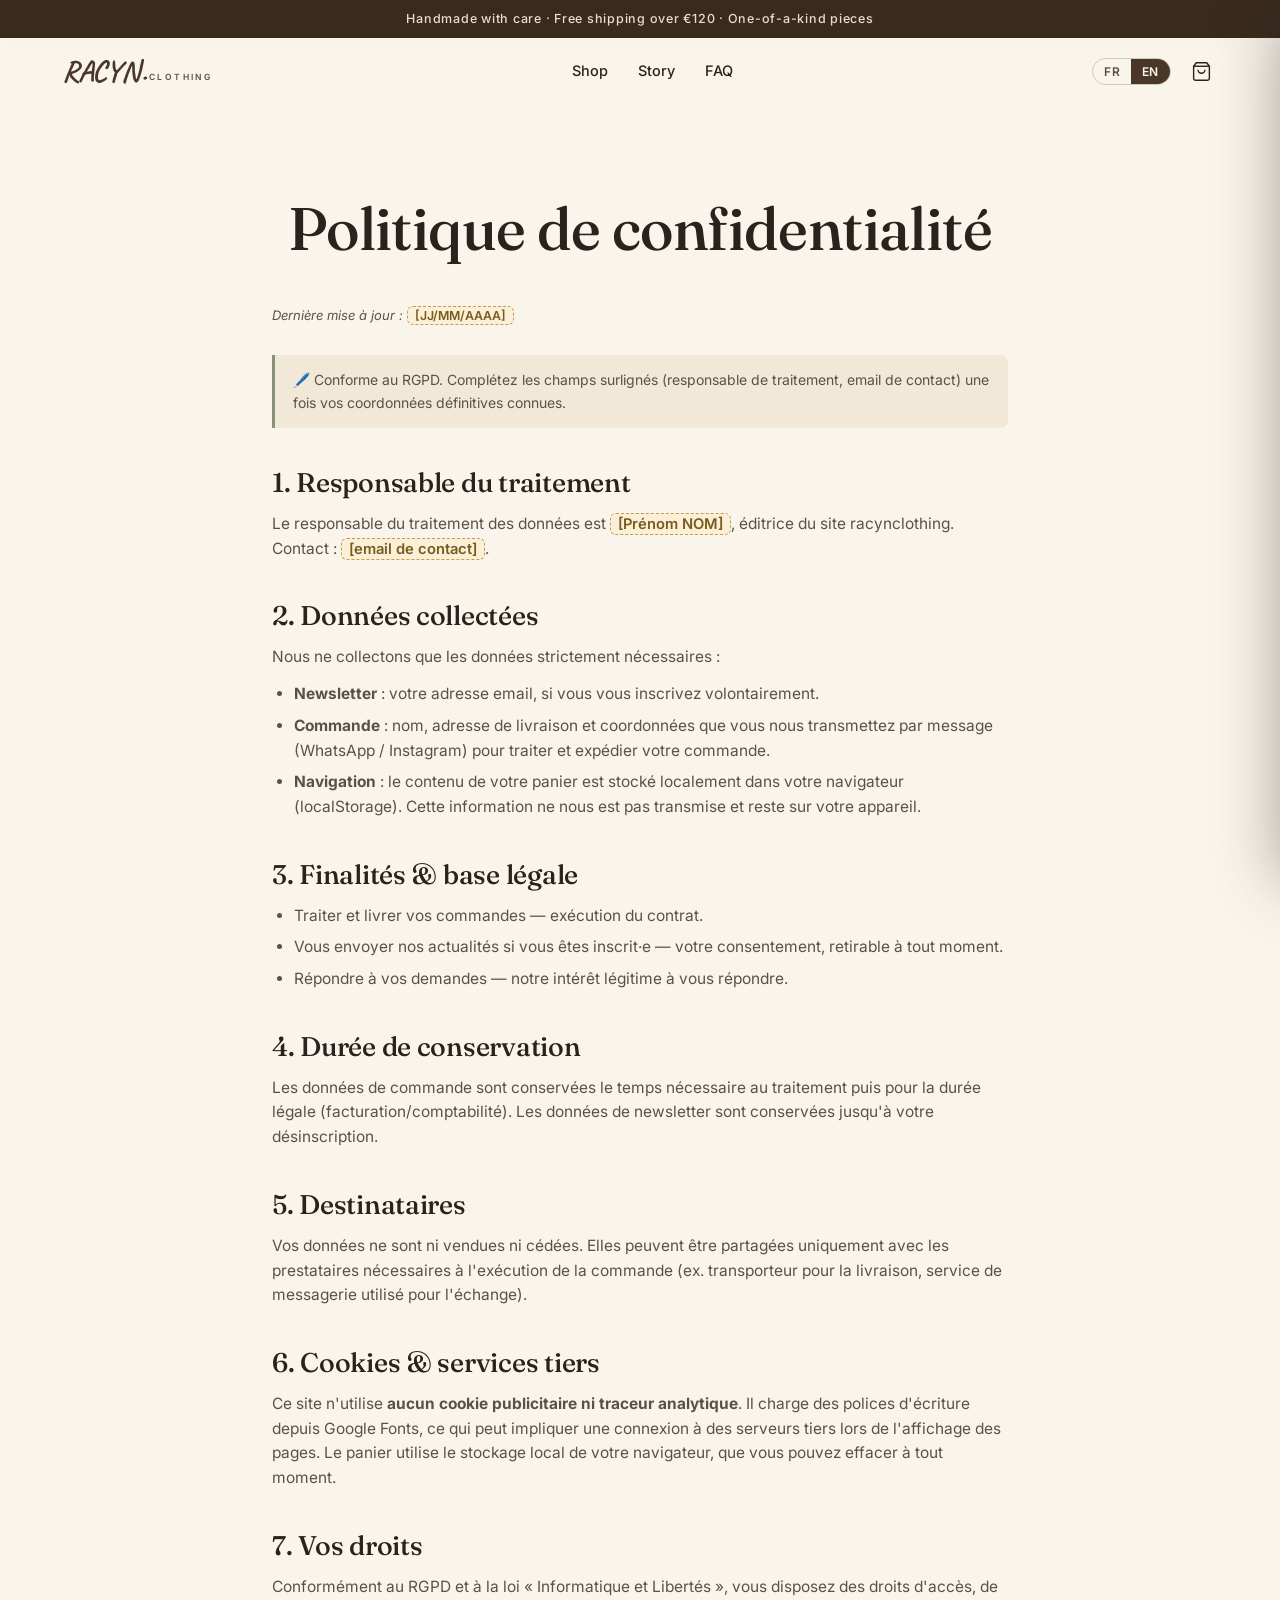
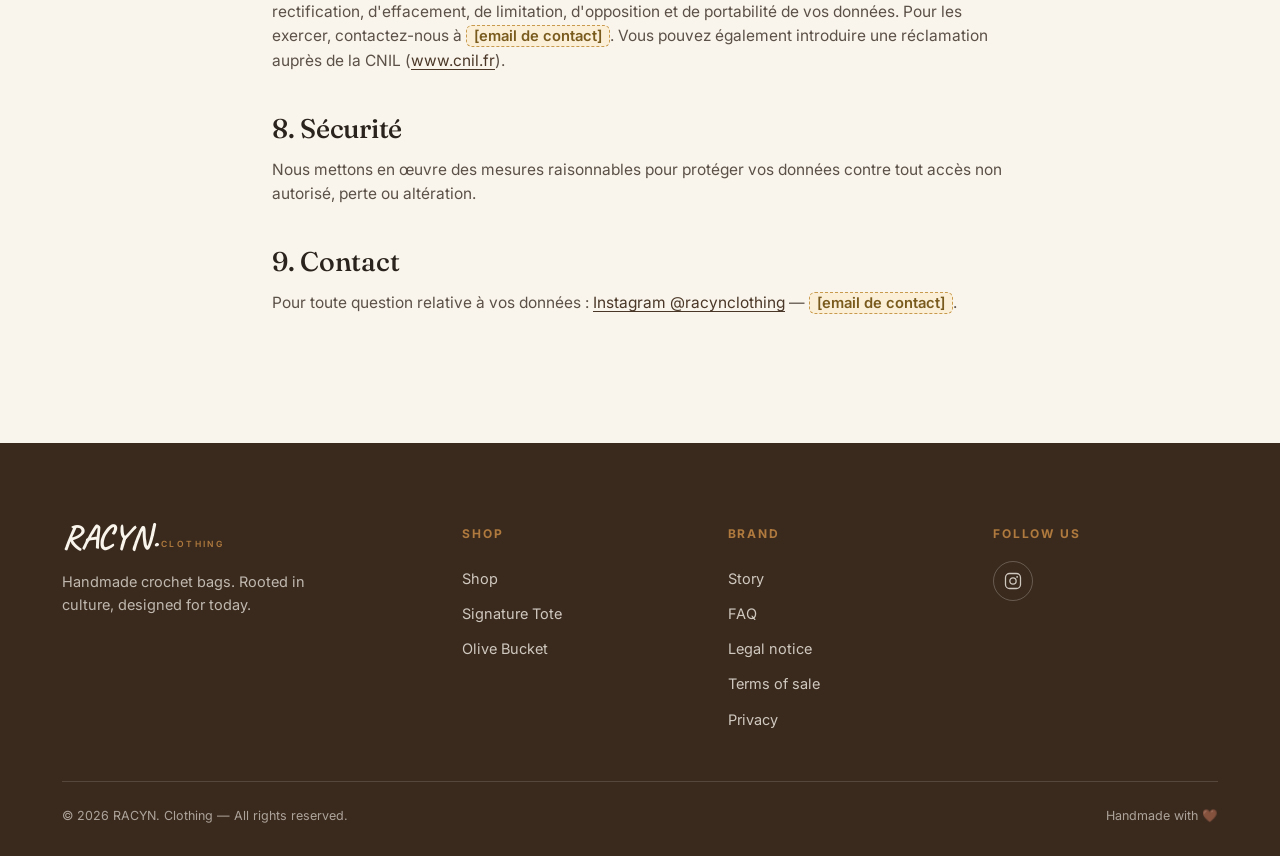
<file: confidentialite.html>
<!DOCTYPE html>
<html lang="fr">
<head>
  <meta charset="UTF-8">
  <meta name="viewport" content="width=device-width, initial-scale=1.0">
  <title>Politique de confidentialité — RACYN.</title>
  <meta name="description" content="Politique de confidentialité et gestion des données personnelles — RACYN. Clothing.">
  <meta name="robots" content="noindex">
  <meta name="theme-color" content="#3A2A1E">
  <link rel="icon" href="data:image/svg+xml,%3Csvg xmlns='http://www.w3.org/2000/svg' viewBox='0 0 100 100'%3E%3Crect width='100' height='100' rx='22' fill='%234A3728'/%3E%3Ctext x='50' y='68' font-size='58' font-family='Georgia,serif' fill='%23FAF5EC' text-anchor='middle' font-style='italic'%3ER%3C/text%3E%3C/svg%3E">
  <link rel="preconnect" href="https://fonts.googleapis.com">
  <link rel="preconnect" href="https://fonts.gstatic.com" crossorigin>
  <link rel="stylesheet" href="css/style.css">
</head>
<body>
  <div class="announce" data-i18n="announce"></div>
  <header class="site-header">
    <div class="wrap header-inner">
      <a href="index.html" class="brand"><span class="brand__word">RACYN.</span><span class="brand__sub">Clothing</span></a>
      <nav class="nav" data-nav>
        <a class="nav-link" href="boutique.html" data-i18n="nav.shop"></a>
        <a class="nav-link" href="histoire.html" data-i18n="nav.story"></a>
        <a class="nav-link" href="faq.html" data-i18n="nav.faq"></a>
        <div class="lang-switch"><button data-lang-btn="fr">FR</button><button data-lang-btn="en">EN</button></div>
      </nav>
      <div class="header-actions">
        <div class="lang-switch"><button data-lang-btn="fr">FR</button><button data-lang-btn="en">EN</button></div>
        <button class="cart-btn" data-open-cart aria-label="Cart" data-i18n-attr="aria-label:nav.cart">
          <svg viewBox="0 0 24 24" fill="none" stroke="currentColor" stroke-width="1.6"><path d="M6 2 3 6v14a2 2 0 0 0 2 2h14a2 2 0 0 0 2-2V6l-3-4z"/><path d="M3 6h18"/><path d="M16 10a4 4 0 0 1-8 0"/></svg>
          <span class="cart-count is-empty" data-cart-count>0</span>
        </button>
        <button class="burger" data-burger aria-label="Menu"><span></span><span></span><span></span></button>
      </div>
    </div>
  </header>

  <main>
    <section class="page-hero"><div class="wrap"><h1>Politique de confidentialité</h1></div></section>
    <section class="section" style="padding-top:0">
      <div class="wrap legal">
        <p class="updated">Dernière mise à jour : <span class="fill">[JJ/MM/AAAA]</span></p>
        <p class="note">🖊️ Conforme au RGPD. Complétez les champs surlignés (responsable de traitement, email de contact) une fois vos coordonnées définitives connues.</p>

        <h2>1. Responsable du traitement</h2>
        <p>Le responsable du traitement des données est <span class="fill">[Prénom NOM]</span>, éditrice du site racynclothing. Contact : <span class="fill">[email de contact]</span>.</p>

        <h2>2. Données collectées</h2>
        <p>Nous ne collectons que les données strictement nécessaires :</p>
        <ul>
          <li><strong>Newsletter</strong> : votre adresse email, si vous vous inscrivez volontairement.</li>
          <li><strong>Commande</strong> : nom, adresse de livraison et coordonnées que vous nous transmettez par message (WhatsApp / Instagram) pour traiter et expédier votre commande.</li>
          <li><strong>Navigation</strong> : le contenu de votre panier est stocké localement dans votre navigateur (localStorage). Cette information ne nous est pas transmise et reste sur votre appareil.</li>
        </ul>

        <h2>3. Finalités &amp; base légale</h2>
        <ul>
          <li>Traiter et livrer vos commandes — exécution du contrat.</li>
          <li>Vous envoyer nos actualités si vous êtes inscrit·e — votre consentement, retirable à tout moment.</li>
          <li>Répondre à vos demandes — notre intérêt légitime à vous répondre.</li>
        </ul>

        <h2>4. Durée de conservation</h2>
        <p>Les données de commande sont conservées le temps nécessaire au traitement puis pour la durée légale (facturation/comptabilité). Les données de newsletter sont conservées jusqu'à votre désinscription.</p>

        <h2>5. Destinataires</h2>
        <p>Vos données ne sont ni vendues ni cédées. Elles peuvent être partagées uniquement avec les prestataires nécessaires à l'exécution de la commande (ex. transporteur pour la livraison, service de messagerie utilisé pour l'échange).</p>

        <h2>6. Cookies &amp; services tiers</h2>
        <p>Ce site n'utilise <strong>aucun cookie publicitaire ni traceur analytique</strong>. Il charge des polices d'écriture depuis Google Fonts, ce qui peut impliquer une connexion à des serveurs tiers lors de l'affichage des pages. Le panier utilise le stockage local de votre navigateur, que vous pouvez effacer à tout moment.</p>

        <h2>7. Vos droits</h2>
        <p>Conformément au RGPD et à la loi « Informatique et Libertés », vous disposez des droits d'accès, de rectification, d'effacement, de limitation, d'opposition et de portabilité de vos données. Pour les exercer, contactez-nous à <span class="fill">[email de contact]</span>. Vous pouvez également introduire une réclamation auprès de la CNIL (<a href="https://www.cnil.fr" target="_blank" rel="noopener">www.cnil.fr</a>).</p>

        <h2>8. Sécurité</h2>
        <p>Nous mettons en œuvre des mesures raisonnables pour protéger vos données contre tout accès non autorisé, perte ou altération.</p>

        <h2>9. Contact</h2>
        <p>Pour toute question relative à vos données : <a href="#" data-ig-link target="_blank" rel="noopener">Instagram @racynclothing</a> — <span class="fill">[email de contact]</span>.</p>
      </div>
    </section>
  </main>

  <footer class="site-footer">
    <div class="wrap">
      <div class="footer-grid">
        <div class="footer-brand">
          <div class="brand"><span class="brand__word">RACYN.</span><span class="brand__sub">Clothing</span></div>
          <p data-i18n="footer.tagline"></p>
        </div>
        <div class="footer-col"><h4 data-i18n="footer.shop"></h4><a href="boutique.html" data-i18n="nav.shop"></a><a href="produit.html?id=signature-tote">Signature Tote</a><a href="produit.html?id=olive-bucket">Olive Bucket</a></div>
        <div class="footer-col"><h4 data-i18n="footer.about"></h4><a href="histoire.html" data-i18n="nav.story"></a><a href="faq.html" data-i18n="nav.faq"></a><a href="mentions-legales.html" data-i18n="footer.legal"></a><a href="cgv.html" data-i18n="footer.cgv"></a><a href="confidentialite.html" data-i18n="footer.privacy"></a></div>
        <div class="footer-col"><h4 data-i18n="footer.follow"></h4><div class="footer-social"><a href="#" data-ig-link target="_blank" rel="noopener" aria-label="Instagram"><svg viewBox="0 0 24 24" fill="none" stroke="currentColor" stroke-width="1.7"><rect x="2" y="2" width="20" height="20" rx="5.5"/><circle cx="12" cy="12" r="4.2"/><circle cx="17.5" cy="6.5" r="1.2" fill="currentColor" stroke="none"/></svg></a></div></div>
      </div>
      <div class="footer-bottom"><span>© <span id="year"></span> RACYN. Clothing — <span data-i18n="footer.rights"></span></span><span data-i18n="footer.made"></span></div>
    </div>
  </footer>

  <div class="overlay" data-overlay></div>
  <aside class="cart-drawer" data-cart-drawer aria-label="Cart">
    <div class="cart-head"><h2 data-i18n="cart.title"></h2><button class="cart-close" data-close-cart aria-label="Close">&times;</button></div>
    <div class="cart-body" data-cart-items></div>
    <div class="cart-foot" data-cart-summary hidden>
      <div class="cart-line"><span data-i18n="cart.subtotal"></span><span data-sub></span></div>
      <div class="cart-line"><span data-i18n="cart.shipping"></span><span data-ship></span></div>
      <div class="cart-line total"><span data-i18n="cart.total"></span><span data-total></span></div>
      <button class="btn btn-primary btn-block" data-checkout-wa hidden></button>
      <button class="btn btn-primary btn-block" data-checkout-ig hidden></button>
      <p class="cart-note" data-i18n="cart.note"></p>
    </div>
  </aside>

  <script src="js/data.js"></script>
  <script src="js/i18n.js"></script>
  <script src="js/store.js"></script>
  <script>document.getElementById('year').textContent = new Date().getFullYear();</script>
</body>
</html>
</file>
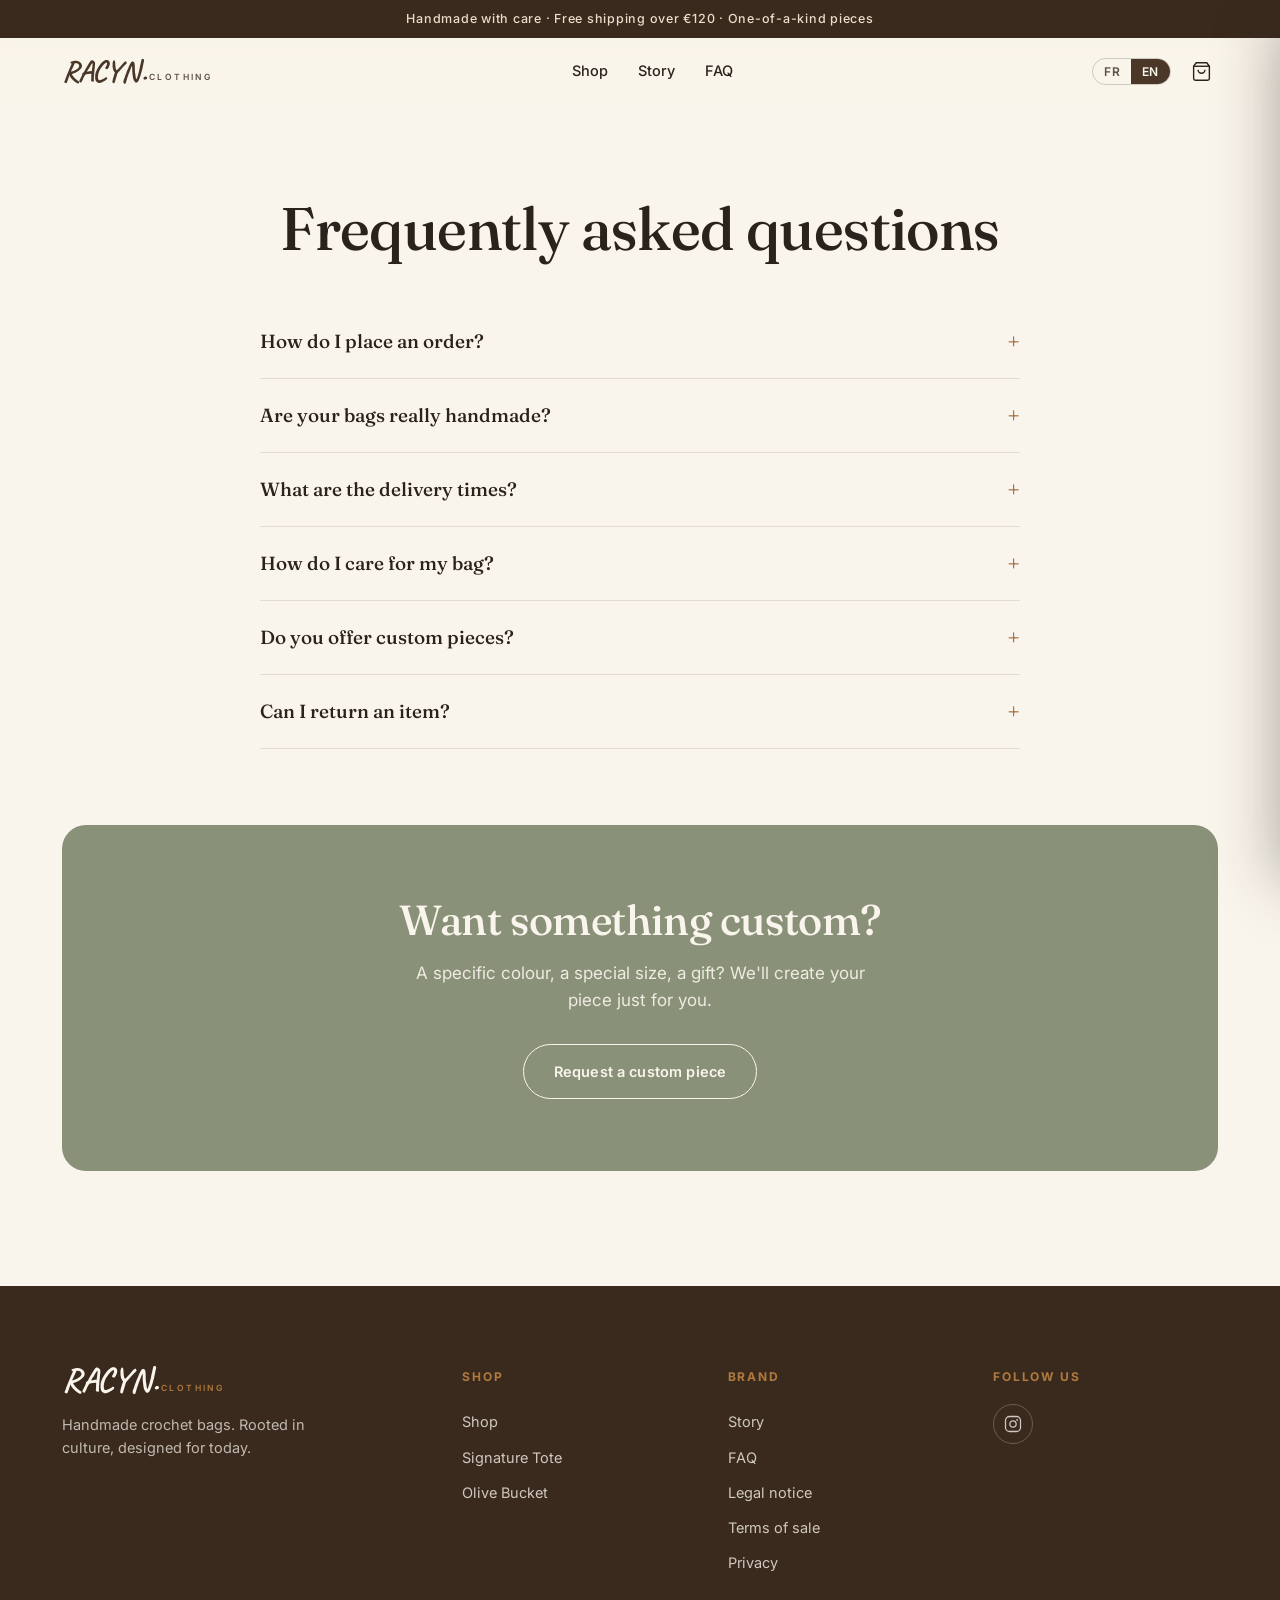
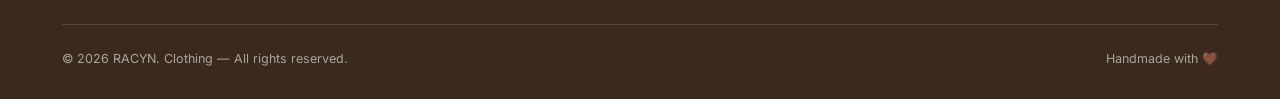
<file: faq.html>
<!DOCTYPE html>
<html lang="fr">
<head>
  <meta charset="UTF-8">
  <meta name="viewport" content="width=device-width, initial-scale=1.0">
  <title>FAQ — RACYN. | Questions fréquentes</title>
  <meta name="description" content="Commande, livraison, entretien, sur-mesure : toutes les réponses sur les sacs au crochet faits main RACYN.">
  <meta name="theme-color" content="#3A2A1E">
  <link rel="icon" href="data:image/svg+xml,%3Csvg xmlns='http://www.w3.org/2000/svg' viewBox='0 0 100 100'%3E%3Crect width='100' height='100' rx='22' fill='%234A3728'/%3E%3Ctext x='50' y='68' font-size='58' font-family='Georgia,serif' fill='%23FAF5EC' text-anchor='middle' font-style='italic'%3ER%3C/text%3E%3C/svg%3E">
  <link rel="preconnect" href="https://fonts.googleapis.com">
  <link rel="preconnect" href="https://fonts.gstatic.com" crossorigin>
  <link rel="stylesheet" href="css/style.css">
</head>
<body>
  <div class="announce" data-i18n="announce"></div>
  <header class="site-header">
    <div class="wrap header-inner">
      <a href="index.html" class="brand"><span class="brand__word">RACYN.</span><span class="brand__sub">Clothing</span></a>
      <nav class="nav" data-nav>
        <a class="nav-link" href="boutique.html" data-i18n="nav.shop"></a>
        <a class="nav-link" href="histoire.html" data-i18n="nav.story"></a>
        <a class="nav-link" href="faq.html" data-i18n="nav.faq"></a>
        <div class="lang-switch"><button data-lang-btn="fr">FR</button><button data-lang-btn="en">EN</button></div>
      </nav>
      <div class="header-actions">
        <div class="lang-switch"><button data-lang-btn="fr">FR</button><button data-lang-btn="en">EN</button></div>
        <button class="cart-btn" data-open-cart aria-label="Cart" data-i18n-attr="aria-label:nav.cart">
          <svg viewBox="0 0 24 24" fill="none" stroke="currentColor" stroke-width="1.6"><path d="M6 2 3 6v14a2 2 0 0 0 2 2h14a2 2 0 0 0 2-2V6l-3-4z"/><path d="M3 6h18"/><path d="M16 10a4 4 0 0 1-8 0"/></svg>
          <span class="cart-count is-empty" data-cart-count>0</span>
        </button>
        <button class="burger" data-burger aria-label="Menu"><span></span><span></span><span></span></button>
      </div>
    </div>
  </header>

  <main>
    <section class="page-hero">
      <div class="wrap" data-reveal><h1 data-i18n="faq.title"></h1></div>
    </section>
    <section class="section" style="padding-top:0">
      <div class="wrap">
        <div class="faq" data-faq data-reveal>
          <div class="faq-item"><button class="faq-item__q" data-i18n="faq.q1"></button><div class="faq-item__a"><p data-i18n="faq.a1"></p></div></div>
          <div class="faq-item"><button class="faq-item__q" data-i18n="faq.q2"></button><div class="faq-item__a"><p data-i18n="faq.a2"></p></div></div>
          <div class="faq-item"><button class="faq-item__q" data-i18n="faq.q3"></button><div class="faq-item__a"><p data-i18n="faq.a3"></p></div></div>
          <div class="faq-item"><button class="faq-item__q" data-i18n="faq.q4"></button><div class="faq-item__a"><p data-i18n="faq.a4"></p></div></div>
          <div class="faq-item"><button class="faq-item__q" data-i18n="faq.q5"></button><div class="faq-item__a"><p data-i18n="faq.a5"></p></div></div>
          <div class="faq-item"><button class="faq-item__q" data-i18n="faq.q6"></button><div class="faq-item__a"><p data-i18n="faq.a6"></p></div></div>
        </div>
        <div class="section--tight" style="padding-bottom:0">
          <div class="band" data-reveal>
            <h2 data-i18n="home.custom.title"></h2>
            <p data-i18n="home.custom.body"></p>
            <a class="btn btn-outline" href="#" data-ig-link target="_blank" rel="noopener" data-i18n="home.custom.cta"></a>
          </div>
        </div>
      </div>
    </section>
  </main>

  <footer class="site-footer">
    <div class="wrap">
      <div class="footer-grid">
        <div class="footer-brand">
          <div class="brand"><span class="brand__word">RACYN.</span><span class="brand__sub">Clothing</span></div>
          <p data-i18n="footer.tagline"></p>
        </div>
        <div class="footer-col"><h4 data-i18n="footer.shop"></h4><a href="boutique.html" data-i18n="nav.shop"></a><a href="produit.html?id=signature-tote">Signature Tote</a><a href="produit.html?id=olive-bucket">Olive Bucket</a></div>
        <div class="footer-col"><h4 data-i18n="footer.about"></h4><a href="histoire.html" data-i18n="nav.story"></a><a href="faq.html" data-i18n="nav.faq"></a><a href="mentions-legales.html" data-i18n="footer.legal"></a><a href="cgv.html" data-i18n="footer.cgv"></a><a href="confidentialite.html" data-i18n="footer.privacy"></a></div>
        <div class="footer-col"><h4 data-i18n="footer.follow"></h4><div class="footer-social"><a href="#" data-ig-link target="_blank" rel="noopener" aria-label="Instagram"><svg viewBox="0 0 24 24" fill="none" stroke="currentColor" stroke-width="1.7"><rect x="2" y="2" width="20" height="20" rx="5.5"/><circle cx="12" cy="12" r="4.2"/><circle cx="17.5" cy="6.5" r="1.2" fill="currentColor" stroke="none"/></svg></a></div></div>
      </div>
      <div class="footer-bottom"><span>© <span id="year"></span> RACYN. Clothing — <span data-i18n="footer.rights"></span></span><span data-i18n="footer.made"></span></div>
    </div>
  </footer>

  <div class="overlay" data-overlay></div>
  <aside class="cart-drawer" data-cart-drawer aria-label="Cart">
    <div class="cart-head"><h2 data-i18n="cart.title"></h2><button class="cart-close" data-close-cart aria-label="Close">&times;</button></div>
    <div class="cart-body" data-cart-items></div>
    <div class="cart-foot" data-cart-summary hidden>
      <div class="cart-line"><span data-i18n="cart.subtotal"></span><span data-sub></span></div>
      <div class="cart-line"><span data-i18n="cart.shipping"></span><span data-ship></span></div>
      <div class="cart-line total"><span data-i18n="cart.total"></span><span data-total></span></div>
      <button class="btn btn-primary btn-block" data-checkout-wa hidden></button>
      <button class="btn btn-primary btn-block" data-checkout-ig hidden></button>
      <p class="cart-note" data-i18n="cart.note"></p>
    </div>
  </aside>

  <script src="js/data.js"></script>
  <script src="js/i18n.js"></script>
  <script src="js/store.js"></script>
  <script>document.getElementById('year').textContent = new Date().getFullYear();</script>
</body>
</html>
</file>
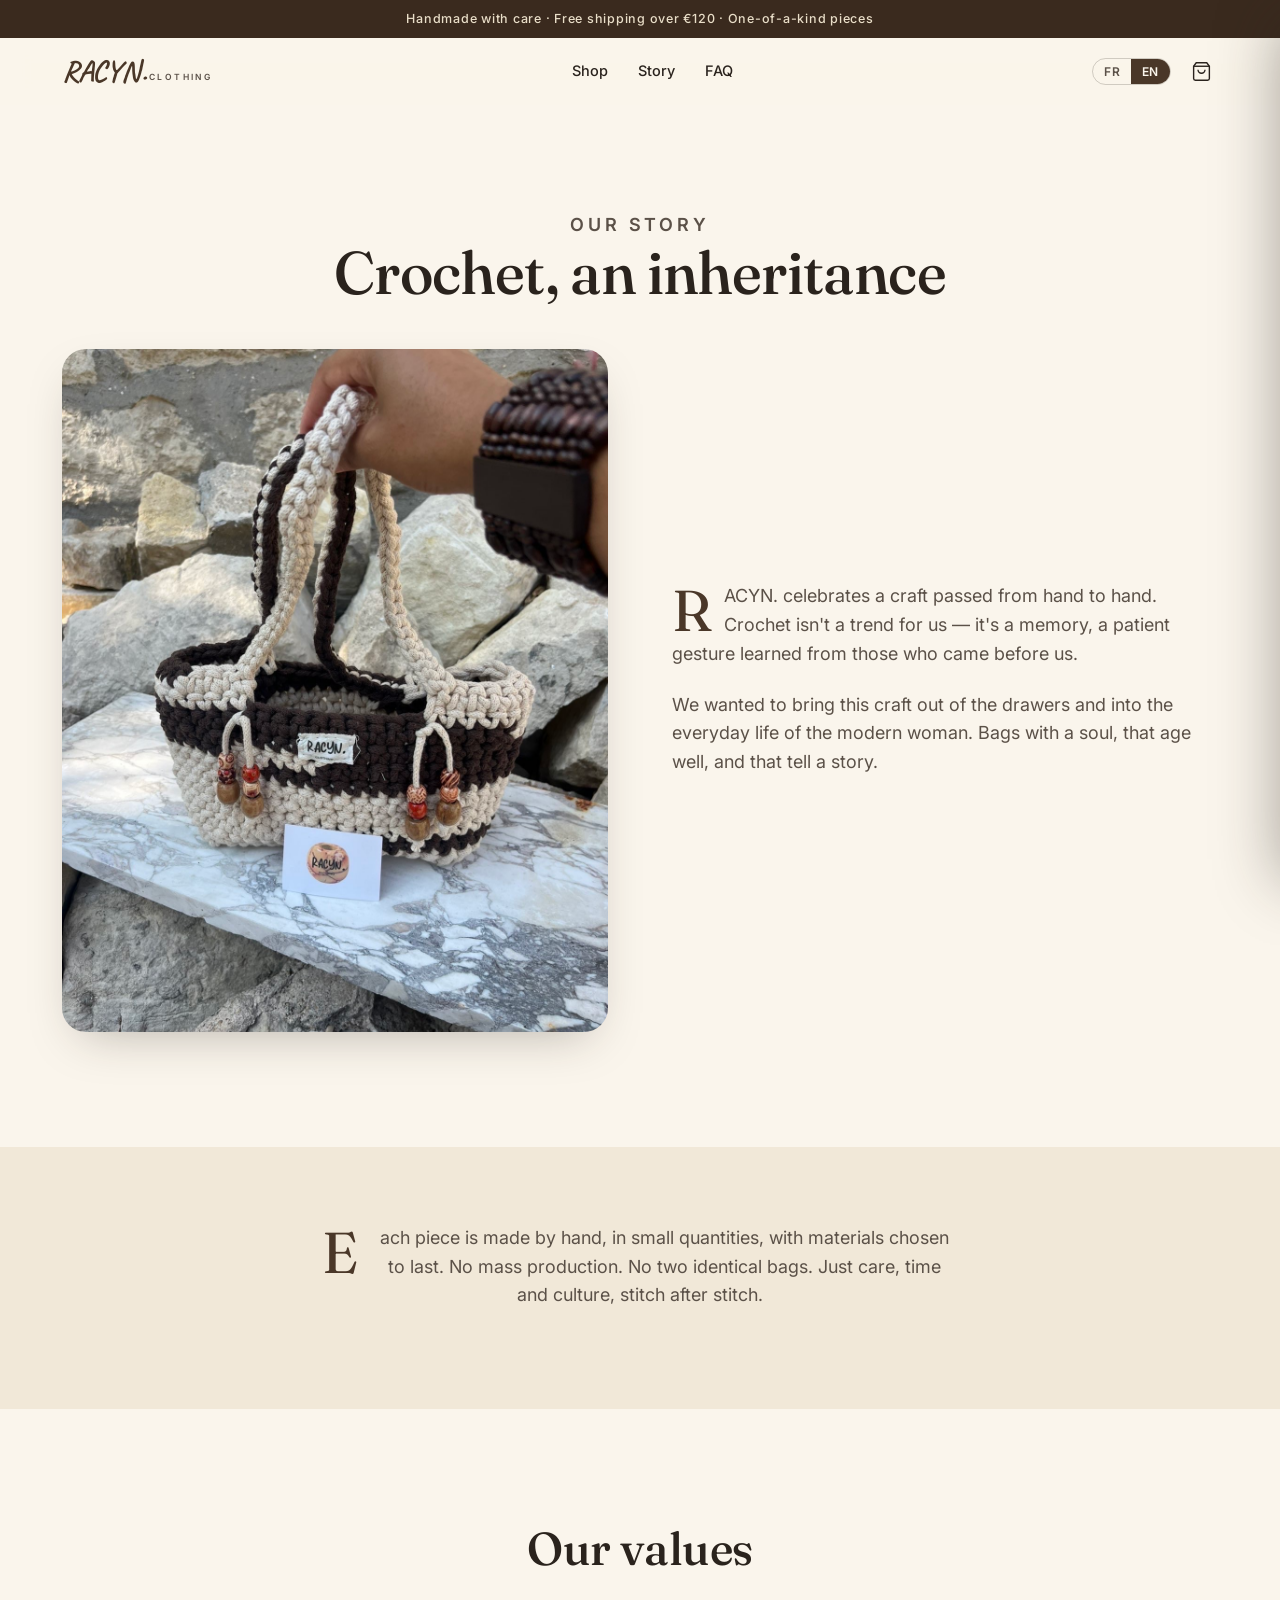
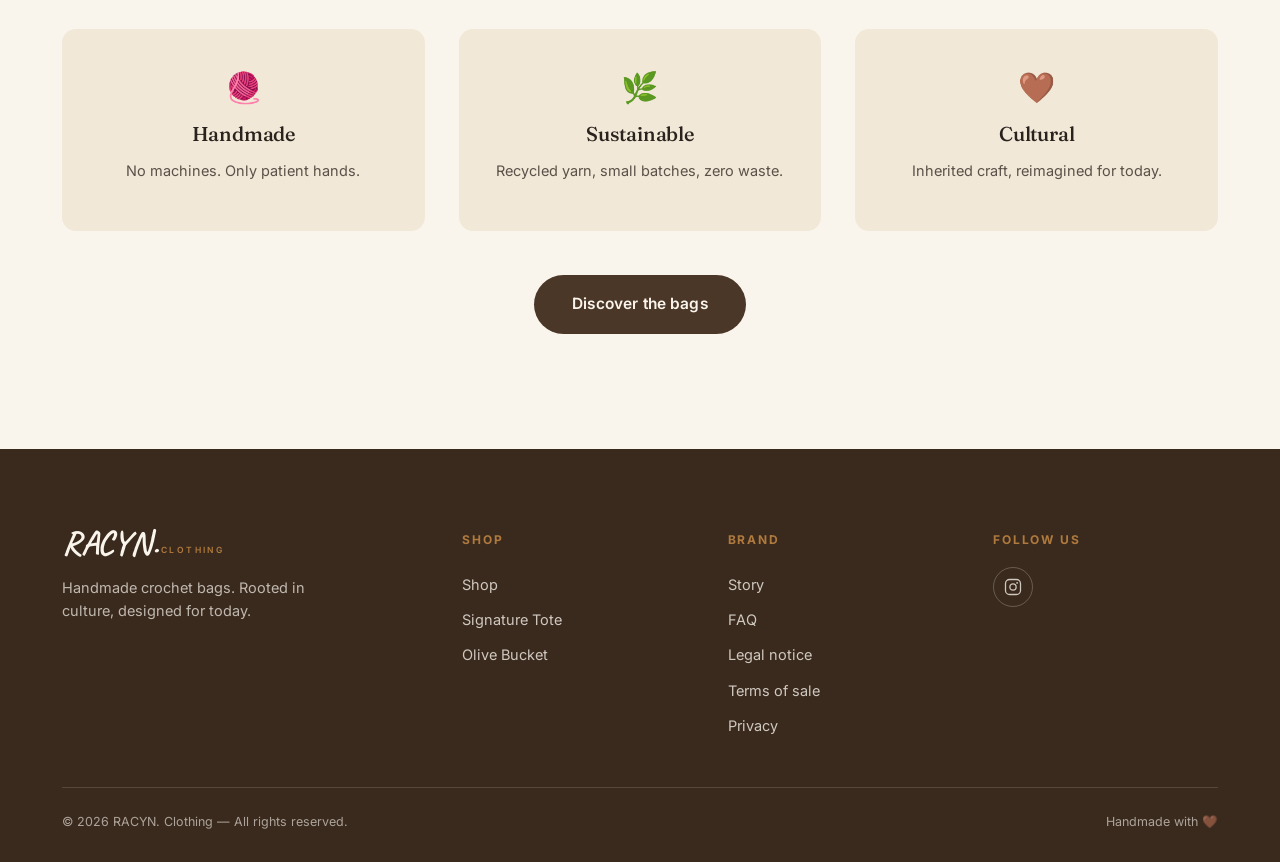
<file: histoire.html>
<!DOCTYPE html>
<html lang="fr">
<head>
  <meta charset="UTF-8">
  <meta name="viewport" content="width=device-width, initial-scale=1.0">
  <title>L'histoire — RACYN. | Le crochet, un héritage</title>
  <meta name="description" content="L'histoire de RACYN. — un savoir-faire hérité, le crochet transmis de génération en génération, réinventé pour aujourd'hui.">
  <meta name="theme-color" content="#3A2A1E">
  <link rel="icon" href="data:image/svg+xml,%3Csvg xmlns='http://www.w3.org/2000/svg' viewBox='0 0 100 100'%3E%3Crect width='100' height='100' rx='22' fill='%234A3728'/%3E%3Ctext x='50' y='68' font-size='58' font-family='Georgia,serif' fill='%23FAF5EC' text-anchor='middle' font-style='italic'%3ER%3C/text%3E%3C/svg%3E">
  <link rel="preconnect" href="https://fonts.googleapis.com">
  <link rel="preconnect" href="https://fonts.gstatic.com" crossorigin>
  <link rel="stylesheet" href="css/style.css">
</head>
<body>
  <div class="announce" data-i18n="announce"></div>
  <header class="site-header">
    <div class="wrap header-inner">
      <a href="index.html" class="brand"><span class="brand__word">RACYN.</span><span class="brand__sub">Clothing</span></a>
      <nav class="nav" data-nav>
        <a class="nav-link" href="boutique.html" data-i18n="nav.shop"></a>
        <a class="nav-link" href="histoire.html" data-i18n="nav.story"></a>
        <a class="nav-link" href="faq.html" data-i18n="nav.faq"></a>
        <div class="lang-switch"><button data-lang-btn="fr">FR</button><button data-lang-btn="en">EN</button></div>
      </nav>
      <div class="header-actions">
        <div class="lang-switch"><button data-lang-btn="fr">FR</button><button data-lang-btn="en">EN</button></div>
        <button class="cart-btn" data-open-cart aria-label="Cart" data-i18n-attr="aria-label:nav.cart">
          <svg viewBox="0 0 24 24" fill="none" stroke="currentColor" stroke-width="1.6"><path d="M6 2 3 6v14a2 2 0 0 0 2 2h14a2 2 0 0 0 2-2V6l-3-4z"/><path d="M3 6h18"/><path d="M16 10a4 4 0 0 1-8 0"/></svg>
          <span class="cart-count is-empty" data-cart-count>0</span>
        </button>
        <button class="burger" data-burger aria-label="Menu"><span></span><span></span><span></span></button>
      </div>
    </div>
  </header>

  <main>
    <section class="page-hero">
      <div class="wrap" data-reveal>
        <p class="section__eyebrow" data-i18n="story.eyebrow"></p>
        <h1 data-i18n="story.title"></h1>
      </div>
    </section>

    <section class="section" style="padding-top:0">
      <div class="wrap split" data-reveal>
        <div class="split__media"><img src="assets/products/espresso-tote.jpeg" alt="Sac au crochet RACYN. tenu à la main"></div>
        <div class="split__body story-text">
          <p data-i18n="story.p1"></p>
          <p data-i18n="story.p2"></p>
        </div>
      </div>
    </section>

    <section class="section section--tight" style="background:var(--paper-2)">
      <div class="wrap story-text center" data-reveal>
        <p data-i18n="story.p3"></p>
      </div>
    </section>

    <section class="section">
      <div class="wrap">
        <div class="section__head center" data-reveal><h2 class="section__title" data-i18n="story.values"></h2></div>
        <div class="values" data-reveal>
          <div class="value"><div class="value__ico">🧶</div><h3 data-i18n="story.v1t"></h3><p data-i18n="story.v1b"></p></div>
          <div class="value"><div class="value__ico">🌿</div><h3 data-i18n="story.v2t"></h3><p data-i18n="story.v2b"></p></div>
          <div class="value"><div class="value__ico">🤎</div><h3 data-i18n="story.v3t"></h3><p data-i18n="story.v3b"></p></div>
        </div>
        <div class="center" style="margin-top:44px" data-reveal>
          <a class="btn btn-primary btn-lg" href="boutique.html" data-i18n="story.cta"></a>
        </div>
      </div>
    </section>
  </main>

  <footer class="site-footer">
    <div class="wrap">
      <div class="footer-grid">
        <div class="footer-brand">
          <div class="brand"><span class="brand__word">RACYN.</span><span class="brand__sub">Clothing</span></div>
          <p data-i18n="footer.tagline"></p>
        </div>
        <div class="footer-col"><h4 data-i18n="footer.shop"></h4><a href="boutique.html" data-i18n="nav.shop"></a><a href="produit.html?id=signature-tote">Signature Tote</a><a href="produit.html?id=olive-bucket">Olive Bucket</a></div>
        <div class="footer-col"><h4 data-i18n="footer.about"></h4><a href="histoire.html" data-i18n="nav.story"></a><a href="faq.html" data-i18n="nav.faq"></a><a href="mentions-legales.html" data-i18n="footer.legal"></a><a href="cgv.html" data-i18n="footer.cgv"></a><a href="confidentialite.html" data-i18n="footer.privacy"></a></div>
        <div class="footer-col"><h4 data-i18n="footer.follow"></h4><div class="footer-social"><a href="#" data-ig-link target="_blank" rel="noopener" aria-label="Instagram"><svg viewBox="0 0 24 24" fill="none" stroke="currentColor" stroke-width="1.7"><rect x="2" y="2" width="20" height="20" rx="5.5"/><circle cx="12" cy="12" r="4.2"/><circle cx="17.5" cy="6.5" r="1.2" fill="currentColor" stroke="none"/></svg></a></div></div>
      </div>
      <div class="footer-bottom"><span>© <span id="year"></span> RACYN. Clothing — <span data-i18n="footer.rights"></span></span><span data-i18n="footer.made"></span></div>
    </div>
  </footer>

  <div class="overlay" data-overlay></div>
  <aside class="cart-drawer" data-cart-drawer aria-label="Cart">
    <div class="cart-head"><h2 data-i18n="cart.title"></h2><button class="cart-close" data-close-cart aria-label="Close">&times;</button></div>
    <div class="cart-body" data-cart-items></div>
    <div class="cart-foot" data-cart-summary hidden>
      <div class="cart-line"><span data-i18n="cart.subtotal"></span><span data-sub></span></div>
      <div class="cart-line"><span data-i18n="cart.shipping"></span><span data-ship></span></div>
      <div class="cart-line total"><span data-i18n="cart.total"></span><span data-total></span></div>
      <button class="btn btn-primary btn-block" data-checkout-wa hidden></button>
      <button class="btn btn-primary btn-block" data-checkout-ig hidden></button>
      <p class="cart-note" data-i18n="cart.note"></p>
    </div>
  </aside>

  <script src="js/data.js"></script>
  <script src="js/i18n.js"></script>
  <script src="js/store.js"></script>
  <script>document.getElementById('year').textContent = new Date().getFullYear();</script>
</body>
</html>
</file>
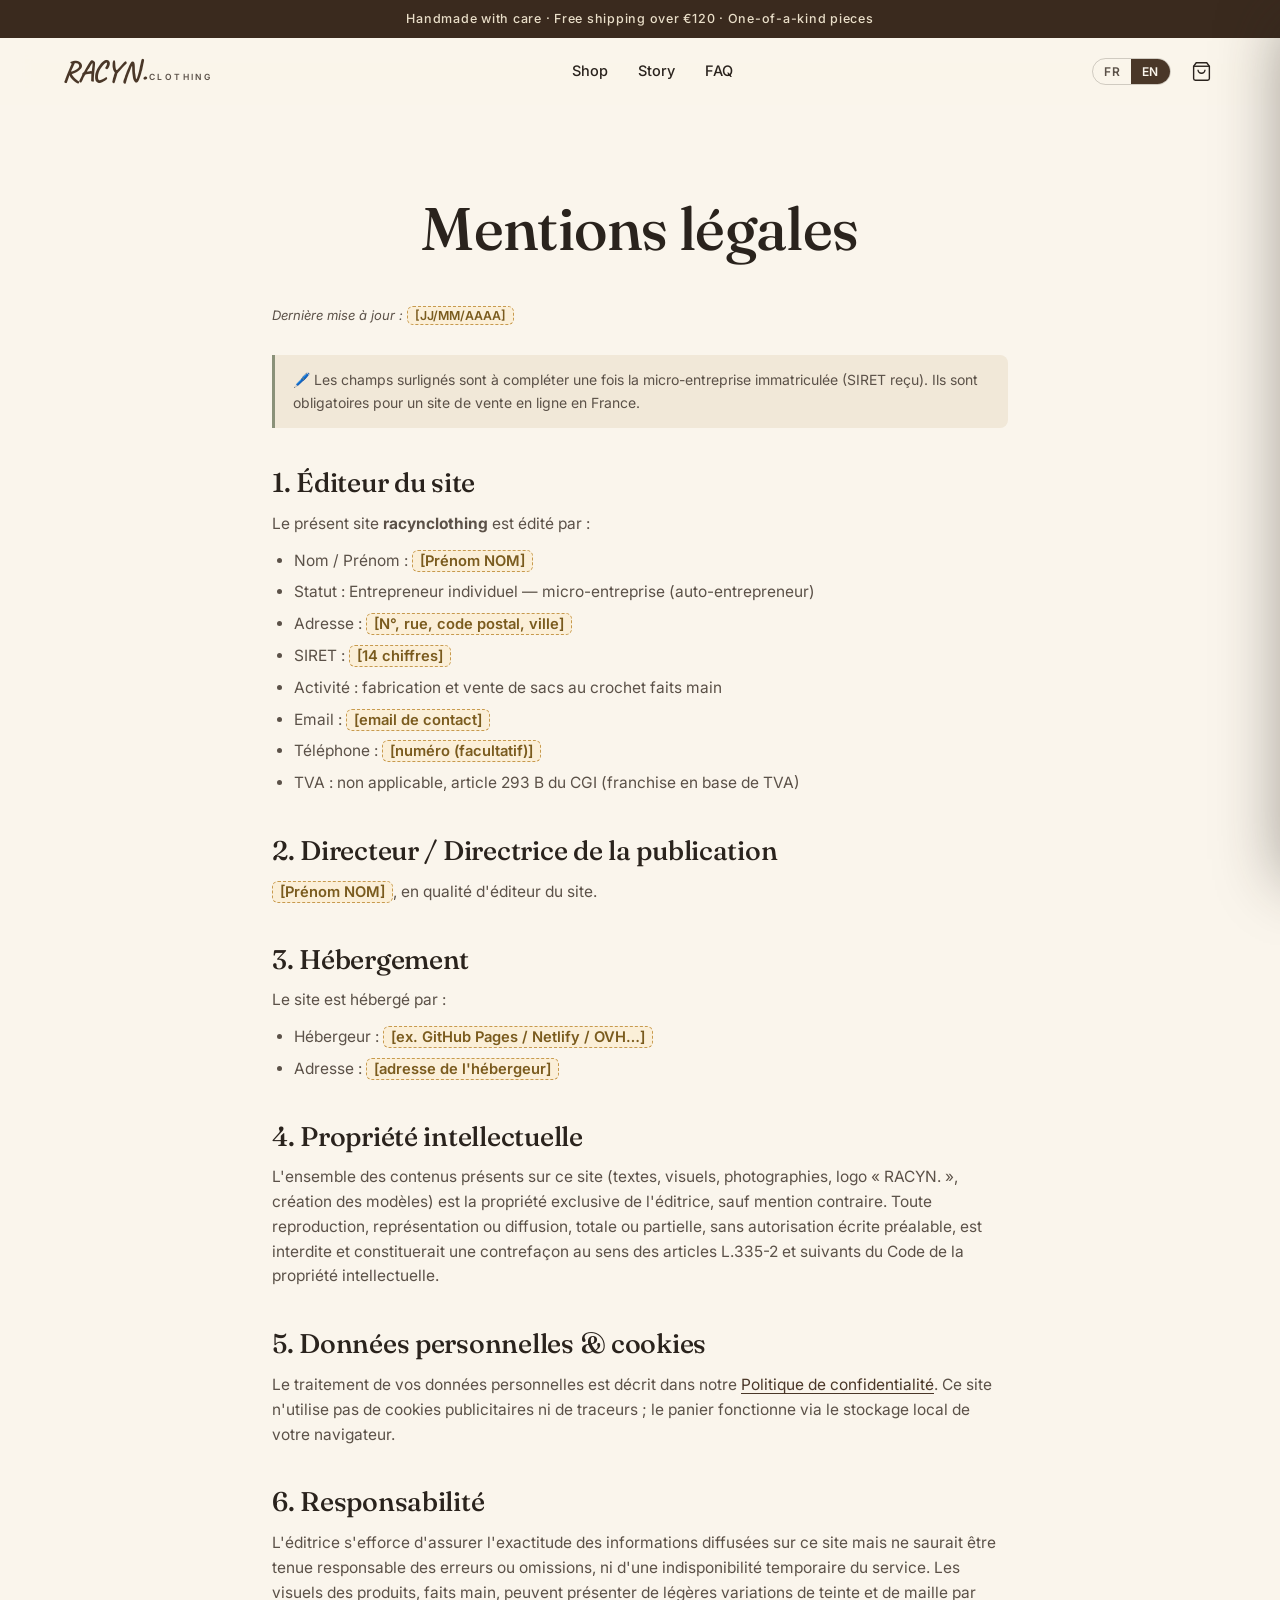
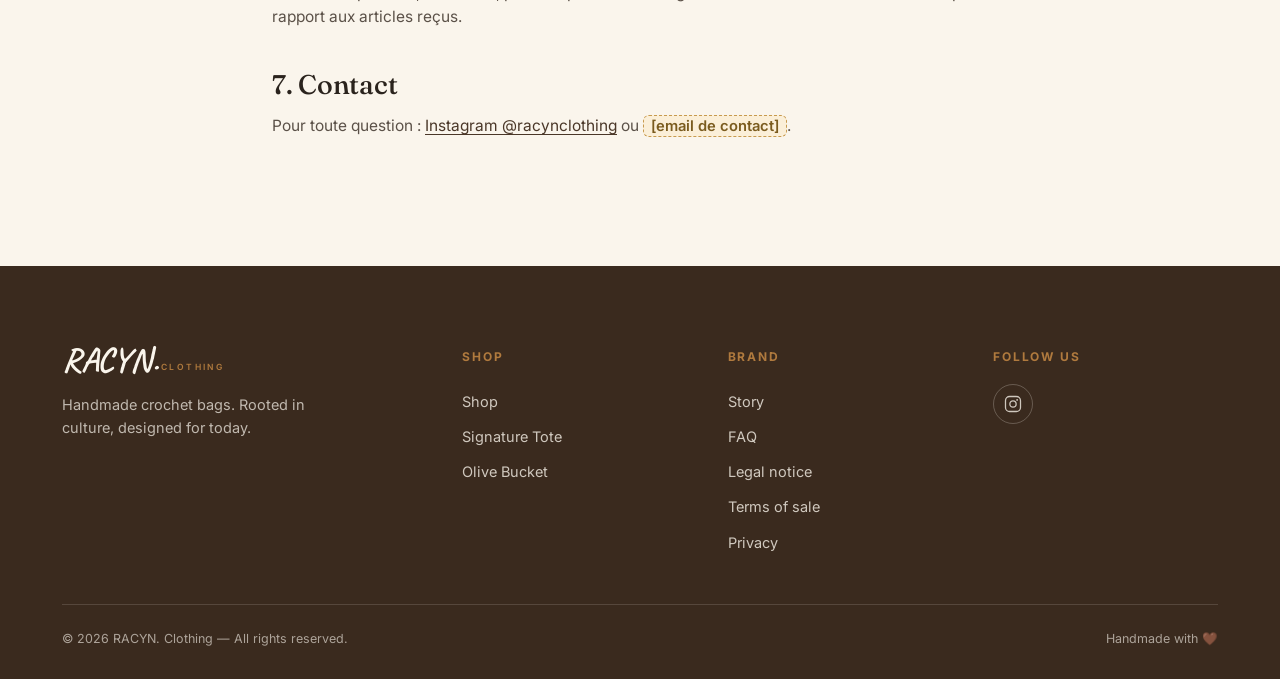
<file: mentions-legales.html>
<!DOCTYPE html>
<html lang="fr">
<head>
  <meta charset="UTF-8">
  <meta name="viewport" content="width=device-width, initial-scale=1.0">
  <title>Mentions légales — RACYN.</title>
  <meta name="description" content="Mentions légales de la boutique RACYN. Clothing.">
  <meta name="robots" content="noindex">
  <meta name="theme-color" content="#3A2A1E">
  <link rel="icon" href="data:image/svg+xml,%3Csvg xmlns='http://www.w3.org/2000/svg' viewBox='0 0 100 100'%3E%3Crect width='100' height='100' rx='22' fill='%234A3728'/%3E%3Ctext x='50' y='68' font-size='58' font-family='Georgia,serif' fill='%23FAF5EC' text-anchor='middle' font-style='italic'%3ER%3C/text%3E%3C/svg%3E">
  <link rel="preconnect" href="https://fonts.googleapis.com">
  <link rel="preconnect" href="https://fonts.gstatic.com" crossorigin>
  <link rel="stylesheet" href="css/style.css">
</head>
<body>
  <div class="announce" data-i18n="announce"></div>
  <header class="site-header">
    <div class="wrap header-inner">
      <a href="index.html" class="brand"><span class="brand__word">RACYN.</span><span class="brand__sub">Clothing</span></a>
      <nav class="nav" data-nav>
        <a class="nav-link" href="boutique.html" data-i18n="nav.shop"></a>
        <a class="nav-link" href="histoire.html" data-i18n="nav.story"></a>
        <a class="nav-link" href="faq.html" data-i18n="nav.faq"></a>
        <div class="lang-switch"><button data-lang-btn="fr">FR</button><button data-lang-btn="en">EN</button></div>
      </nav>
      <div class="header-actions">
        <div class="lang-switch"><button data-lang-btn="fr">FR</button><button data-lang-btn="en">EN</button></div>
        <button class="cart-btn" data-open-cart aria-label="Cart" data-i18n-attr="aria-label:nav.cart">
          <svg viewBox="0 0 24 24" fill="none" stroke="currentColor" stroke-width="1.6"><path d="M6 2 3 6v14a2 2 0 0 0 2 2h14a2 2 0 0 0 2-2V6l-3-4z"/><path d="M3 6h18"/><path d="M16 10a4 4 0 0 1-8 0"/></svg>
          <span class="cart-count is-empty" data-cart-count>0</span>
        </button>
        <button class="burger" data-burger aria-label="Menu"><span></span><span></span><span></span></button>
      </div>
    </div>
  </header>

  <main>
    <section class="page-hero"><div class="wrap"><h1>Mentions légales</h1></div></section>
    <section class="section" style="padding-top:0">
      <div class="wrap legal">
        <p class="updated">Dernière mise à jour : <span class="fill">[JJ/MM/AAAA]</span></p>

        <p class="note">🖊️ Les champs surlignés sont à compléter une fois la micro-entreprise immatriculée (SIRET reçu). Ils sont obligatoires pour un site de vente en ligne en France.</p>

        <h2>1. Éditeur du site</h2>
        <p>Le présent site <strong>racynclothing</strong> est édité par :</p>
        <ul>
          <li>Nom / Prénom : <span class="fill">[Prénom NOM]</span></li>
          <li>Statut : Entrepreneur individuel — micro-entreprise (auto-entrepreneur)</li>
          <li>Adresse : <span class="fill">[N°, rue, code postal, ville]</span></li>
          <li>SIRET : <span class="fill">[14 chiffres]</span></li>
          <li>Activité : fabrication et vente de sacs au crochet faits main</li>
          <li>Email : <span class="fill">[email de contact]</span></li>
          <li>Téléphone : <span class="fill">[numéro (facultatif)]</span></li>
          <li>TVA : non applicable, article 293 B du CGI (franchise en base de TVA)</li>
        </ul>

        <h2>2. Directeur / Directrice de la publication</h2>
        <p><span class="fill">[Prénom NOM]</span>, en qualité d'éditeur du site.</p>

        <h2>3. Hébergement</h2>
        <p>Le site est hébergé par :</p>
        <ul>
          <li>Hébergeur : <span class="fill">[ex. GitHub Pages / Netlify / OVH…]</span></li>
          <li>Adresse : <span class="fill">[adresse de l'hébergeur]</span></li>
        </ul>

        <h2>4. Propriété intellectuelle</h2>
        <p>L'ensemble des contenus présents sur ce site (textes, visuels, photographies, logo « RACYN. », création des modèles) est la propriété exclusive de l'éditrice, sauf mention contraire. Toute reproduction, représentation ou diffusion, totale ou partielle, sans autorisation écrite préalable, est interdite et constituerait une contrefaçon au sens des articles L.335-2 et suivants du Code de la propriété intellectuelle.</p>

        <h2>5. Données personnelles &amp; cookies</h2>
        <p>Le traitement de vos données personnelles est décrit dans notre <a href="confidentialite.html">Politique de confidentialité</a>. Ce site n'utilise pas de cookies publicitaires ni de traceurs ; le panier fonctionne via le stockage local de votre navigateur.</p>

        <h2>6. Responsabilité</h2>
        <p>L'éditrice s'efforce d'assurer l'exactitude des informations diffusées sur ce site mais ne saurait être tenue responsable des erreurs ou omissions, ni d'une indisponibilité temporaire du service. Les visuels des produits, faits main, peuvent présenter de légères variations de teinte et de maille par rapport aux articles reçus.</p>

        <h2>7. Contact</h2>
        <p>Pour toute question : <a href="#" data-ig-link target="_blank" rel="noopener">Instagram @racynclothing</a> ou <span class="fill">[email de contact]</span>.</p>
      </div>
    </section>
  </main>

  <footer class="site-footer">
    <div class="wrap">
      <div class="footer-grid">
        <div class="footer-brand">
          <div class="brand"><span class="brand__word">RACYN.</span><span class="brand__sub">Clothing</span></div>
          <p data-i18n="footer.tagline"></p>
        </div>
        <div class="footer-col"><h4 data-i18n="footer.shop"></h4><a href="boutique.html" data-i18n="nav.shop"></a><a href="produit.html?id=signature-tote">Signature Tote</a><a href="produit.html?id=olive-bucket">Olive Bucket</a></div>
        <div class="footer-col"><h4 data-i18n="footer.about"></h4><a href="histoire.html" data-i18n="nav.story"></a><a href="faq.html" data-i18n="nav.faq"></a><a href="mentions-legales.html" data-i18n="footer.legal"></a><a href="cgv.html" data-i18n="footer.cgv"></a><a href="confidentialite.html" data-i18n="footer.privacy"></a></div>
        <div class="footer-col"><h4 data-i18n="footer.follow"></h4><div class="footer-social"><a href="#" data-ig-link target="_blank" rel="noopener" aria-label="Instagram"><svg viewBox="0 0 24 24" fill="none" stroke="currentColor" stroke-width="1.7"><rect x="2" y="2" width="20" height="20" rx="5.5"/><circle cx="12" cy="12" r="4.2"/><circle cx="17.5" cy="6.5" r="1.2" fill="currentColor" stroke="none"/></svg></a></div></div>
      </div>
      <div class="footer-bottom"><span>© <span id="year"></span> RACYN. Clothing — <span data-i18n="footer.rights"></span></span><span data-i18n="footer.made"></span></div>
    </div>
  </footer>

  <div class="overlay" data-overlay></div>
  <aside class="cart-drawer" data-cart-drawer aria-label="Cart">
    <div class="cart-head"><h2 data-i18n="cart.title"></h2><button class="cart-close" data-close-cart aria-label="Close">&times;</button></div>
    <div class="cart-body" data-cart-items></div>
    <div class="cart-foot" data-cart-summary hidden>
      <div class="cart-line"><span data-i18n="cart.subtotal"></span><span data-sub></span></div>
      <div class="cart-line"><span data-i18n="cart.shipping"></span><span data-ship></span></div>
      <div class="cart-line total"><span data-i18n="cart.total"></span><span data-total></span></div>
      <button class="btn btn-primary btn-block" data-checkout-wa hidden></button>
      <button class="btn btn-primary btn-block" data-checkout-ig hidden></button>
      <p class="cart-note" data-i18n="cart.note"></p>
    </div>
  </aside>

  <script src="js/data.js"></script>
  <script src="js/i18n.js"></script>
  <script src="js/store.js"></script>
  <script>document.getElementById('year').textContent = new Date().getFullYear();</script>
</body>
</html>
</file>
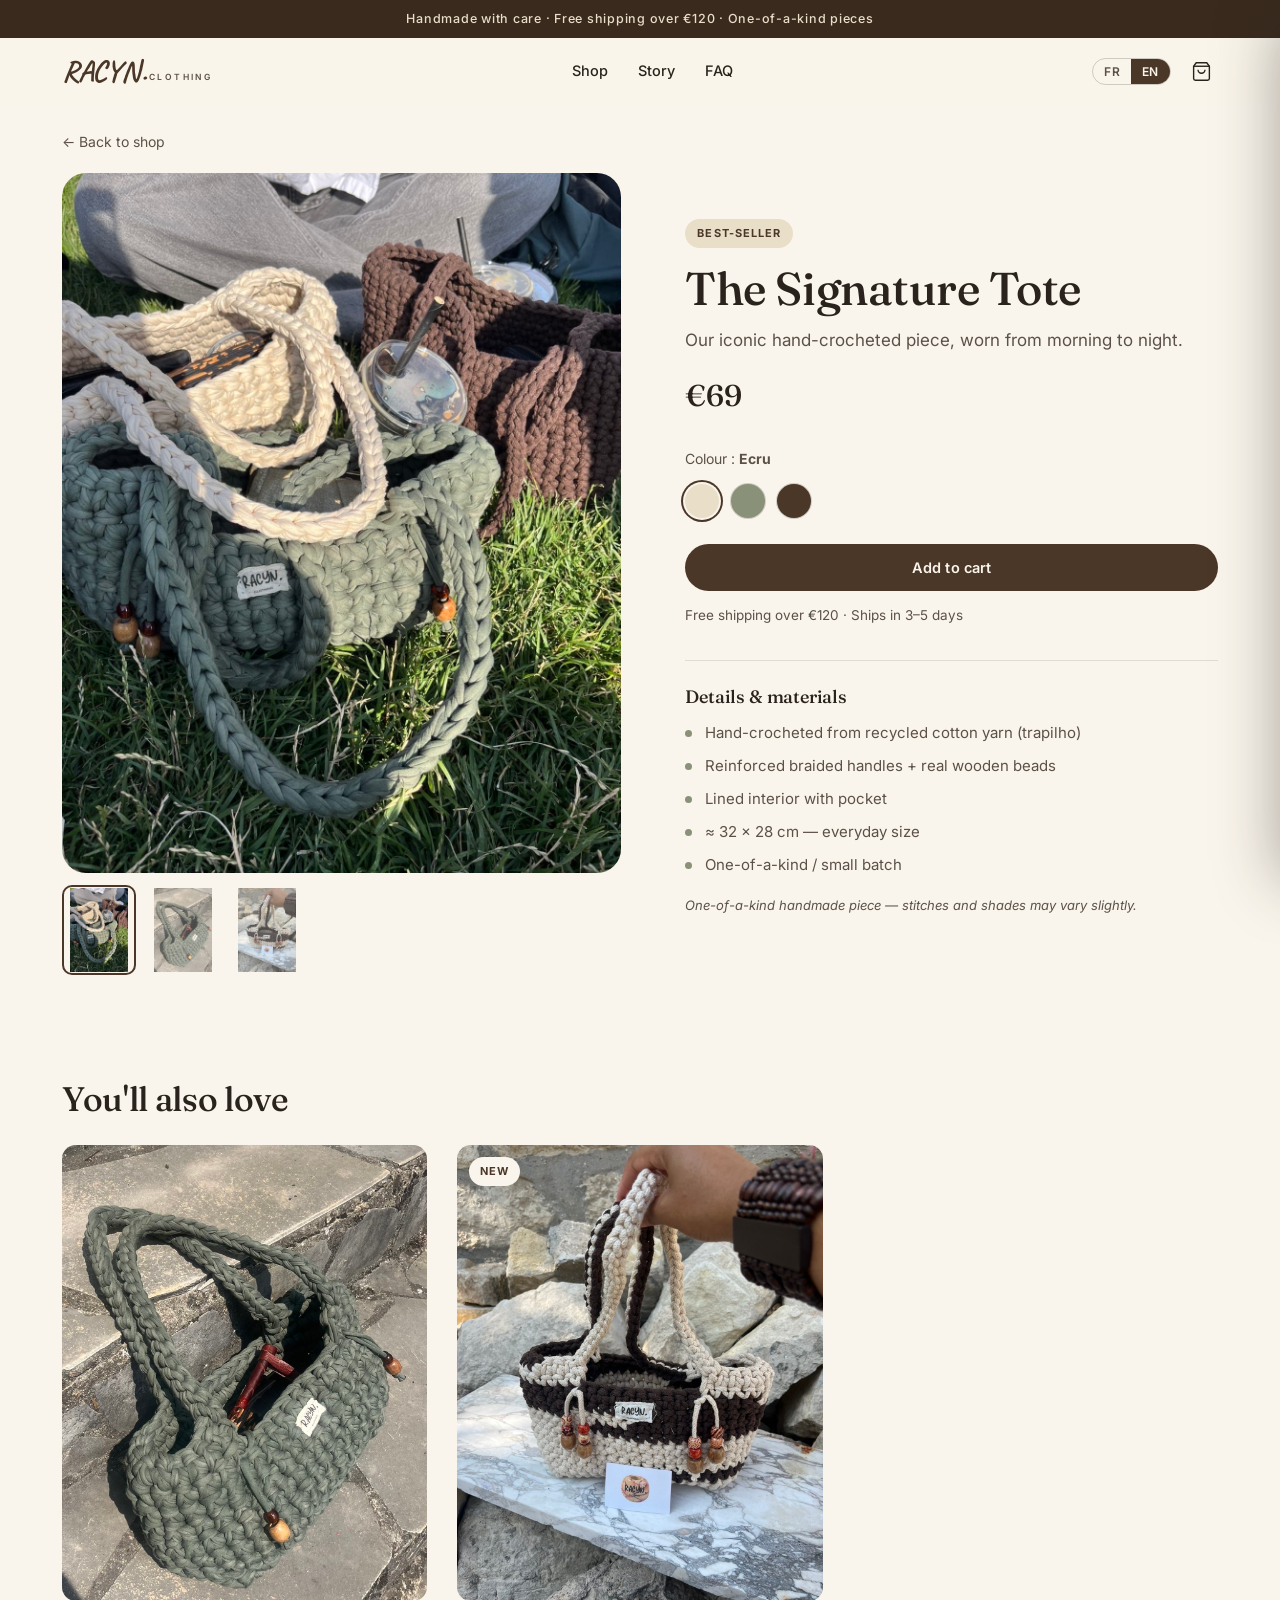
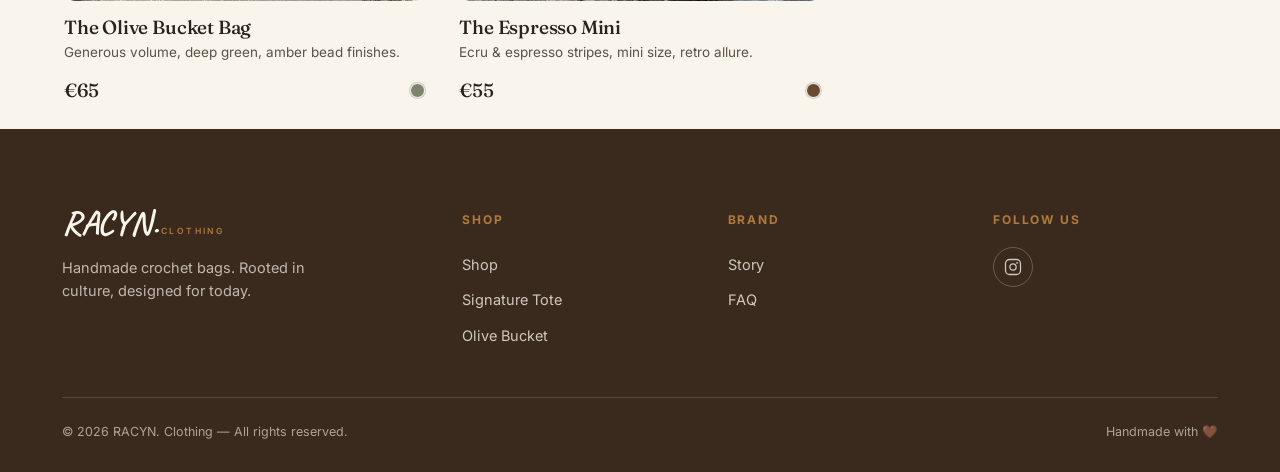
<file: produit.html>
<!DOCTYPE html>
<html lang="fr">
<head>
  <meta charset="UTF-8">
  <meta name="viewport" content="width=device-width, initial-scale=1.0">
  <title>RACYN. — Sac au crochet fait main</title>
  <meta name="description" content="Sac au crochet fait main RACYN. — pièce unique en fils recyclés et perles de bois.">
  <meta name="theme-color" content="#3A2A1E">
  <link rel="icon" href="data:image/svg+xml,%3Csvg xmlns='http://www.w3.org/2000/svg' viewBox='0 0 100 100'%3E%3Crect width='100' height='100' rx='22' fill='%234A3728'/%3E%3Ctext x='50' y='68' font-size='58' font-family='Georgia,serif' fill='%23FAF5EC' text-anchor='middle' font-style='italic'%3ER%3C/text%3E%3C/svg%3E">
  <link rel="preconnect" href="https://fonts.googleapis.com">
  <link rel="preconnect" href="https://fonts.gstatic.com" crossorigin>
  <link rel="stylesheet" href="css/style.css">
</head>
<body>
  <div class="announce" data-i18n="announce"></div>
  <header class="site-header">
    <div class="wrap header-inner">
      <a href="index.html" class="brand"><span class="brand__word">RACYN.</span><span class="brand__sub">Clothing</span></a>
      <nav class="nav" data-nav>
        <a class="nav-link" href="boutique.html" data-i18n="nav.shop"></a>
        <a class="nav-link" href="histoire.html" data-i18n="nav.story"></a>
        <a class="nav-link" href="faq.html" data-i18n="nav.faq"></a>
        <div class="lang-switch"><button data-lang-btn="fr">FR</button><button data-lang-btn="en">EN</button></div>
      </nav>
      <div class="header-actions">
        <div class="lang-switch"><button data-lang-btn="fr">FR</button><button data-lang-btn="en">EN</button></div>
        <button class="cart-btn" data-open-cart aria-label="Cart" data-i18n-attr="aria-label:nav.cart">
          <svg viewBox="0 0 24 24" fill="none" stroke="currentColor" stroke-width="1.6"><path d="M6 2 3 6v14a2 2 0 0 0 2 2h14a2 2 0 0 0 2-2V6l-3-4z"/><path d="M3 6h18"/><path d="M16 10a4 4 0 0 1-8 0"/></svg>
          <span class="cart-count is-empty" data-cart-count>0</span>
        </button>
        <button class="burger" data-burger aria-label="Menu"><span></span><span></span><span></span></button>
      </div>
    </div>
  </header>

  <main>
    <div class="wrap" data-product></div>
  </main>

  <footer class="site-footer">
    <div class="wrap">
      <div class="footer-grid">
        <div class="footer-brand">
          <div class="brand"><span class="brand__word">RACYN.</span><span class="brand__sub">Clothing</span></div>
          <p data-i18n="footer.tagline"></p>
        </div>
        <div class="footer-col"><h4 data-i18n="footer.shop"></h4><a href="boutique.html" data-i18n="nav.shop"></a><a href="produit.html?id=signature-tote">Signature Tote</a><a href="produit.html?id=olive-bucket">Olive Bucket</a></div>
        <div class="footer-col"><h4 data-i18n="footer.about"></h4><a href="histoire.html" data-i18n="nav.story"></a><a href="faq.html" data-i18n="nav.faq"></a></div>
        <div class="footer-col"><h4 data-i18n="footer.follow"></h4><div class="footer-social"><a href="#" data-ig-link target="_blank" rel="noopener" aria-label="Instagram"><svg viewBox="0 0 24 24" fill="none" stroke="currentColor" stroke-width="1.7"><rect x="2" y="2" width="20" height="20" rx="5.5"/><circle cx="12" cy="12" r="4.2"/><circle cx="17.5" cy="6.5" r="1.2" fill="currentColor" stroke="none"/></svg></a></div></div>
      </div>
      <div class="footer-bottom"><span>© <span id="year"></span> RACYN. Clothing — <span data-i18n="footer.rights"></span></span><span data-i18n="footer.made"></span></div>
    </div>
  </footer>

  <div class="overlay" data-overlay></div>
  <aside class="cart-drawer" data-cart-drawer aria-label="Cart">
    <div class="cart-head"><h2 data-i18n="cart.title"></h2><button class="cart-close" data-close-cart aria-label="Close">&times;</button></div>
    <div class="cart-body" data-cart-items></div>
    <div class="cart-foot" data-cart-summary hidden>
      <div class="cart-line"><span data-i18n="cart.subtotal"></span><span data-sub></span></div>
      <div class="cart-line"><span data-i18n="cart.shipping"></span><span data-ship></span></div>
      <div class="cart-line total"><span data-i18n="cart.total"></span><span data-total></span></div>
      <button class="btn btn-primary btn-block" data-checkout-wa hidden></button>
      <button class="btn btn-primary btn-block" data-checkout-ig hidden></button>
      <p class="cart-note" data-i18n="cart.note"></p>
    </div>
  </aside>

  <script src="js/data.js"></script>
  <script src="js/i18n.js"></script>
  <script src="js/store.js"></script>
  <script>document.getElementById('year').textContent = new Date().getFullYear();</script>
</body>
</html>
</file>
<file: css/style.css>
/* ==========================================================================
   RACYN. — Design system
   Sacs au crochet faits main · DA earthy / artisanale premium
   ========================================================================== */

/* ---------- Fonts ---------- */
@import url('https://fonts.googleapis.com/css2?family=Fraunces:ital,opsz,wght@0,9..144,400;0,9..144,500;0,9..144,600;1,9..144,400&family=Inter:wght@400;500;600&family=Caveat:wght@600;700&display=swap');

/* ---------- Tokens ---------- */
:root {
  --paper:        #FAF5EC;
  --paper-2:      #F1E8D8;
  --paper-3:      #E9DEC8;
  --ink:          #2A231D;
  --ink-soft:     #5B5148;
  --espresso:     #4A3728;
  --espresso-2:   #3A2A1E;
  --sage:         #8A9179;
  --sage-deep:    #6E765F;
  --olive:        #7C846B;
  --terracotta:   #A9714B;
  --bead:         #B07A3E;
  --line:         rgba(42,35,29,.12);
  --line-2:       rgba(42,35,29,.20);
  --white:        #FFFDF8;

  --font-display: 'Fraunces', Georgia, 'Times New Roman', serif;
  --font-body:    'Inter', -apple-system, BlinkMacSystemFont, 'Segoe UI', sans-serif;
  --font-script:  'Caveat', 'Fraunces', cursive;

  --radius:   14px;
  --radius-l: 24px;
  --shadow:   0 2px 8px rgba(42,35,29,.06);
  --shadow-l: 0 18px 50px -20px rgba(42,35,29,.35);
  --wrap:     1200px;
  --ease:     cubic-bezier(.22,.61,.36,1);
}

/* ---------- Reset ---------- */
* { box-sizing: border-box; }
html { scroll-behavior: smooth; -webkit-text-size-adjust: 100%; }
body {
  margin: 0;
  font-family: var(--font-body);
  color: var(--ink);
  background: var(--paper);
  line-height: 1.6;
  font-size: 16px;
  -webkit-font-smoothing: antialiased;
  overflow-x: hidden;
}
img { max-width: 100%; display: block; }
a { color: inherit; text-decoration: none; }
button { font-family: inherit; cursor: pointer; border: none; background: none; color: inherit; }
ul { margin: 0; padding: 0; list-style: none; }
h1, h2, h3 { font-family: var(--font-display); font-weight: 500; line-height: 1.1; margin: 0; letter-spacing: -.01em; }

/* ---------- Layout ---------- */
.wrap { width: 100%; max-width: var(--wrap); margin: 0 auto; padding: 0 22px; }
.section { padding: clamp(60px, 9vw, 120px) 0; }
.section--tight { padding: clamp(44px, 6vw, 80px) 0; }
.center { text-align: center; }
.section__eyebrow {
  font-family: var(--font-body); font-size: 12px; font-weight: 600;
  letter-spacing: .22em; text-transform: uppercase; color: var(--terracotta);
  margin: 0 0 14px;
}
.section__title { font-size: clamp(28px, 4.4vw, 46px); }
.section__sub { color: var(--ink-soft); max-width: 560px; margin: 14px auto 0; font-size: 17px; }
.section__head { margin-bottom: clamp(30px, 5vw, 54px); }

/* ---------- Buttons ---------- */
.btn {
  display: inline-flex; align-items: center; justify-content: center; gap: 8px;
  padding: 15px 30px; border-radius: 999px;
  font-family: var(--font-body); font-weight: 600; font-size: 14.5px; letter-spacing: .01em;
  transition: transform .25s var(--ease), background .25s, color .25s, box-shadow .25s;
  white-space: nowrap;
}
.btn:active { transform: scale(.97); }
.btn-primary { background: var(--espresso); color: var(--paper); }
.btn-primary:hover { background: var(--espresso-2); box-shadow: var(--shadow-l); transform: translateY(-2px); }
.btn-primary[disabled] { opacity: .5; cursor: not-allowed; }
.btn-outline { border: 1.5px solid var(--ink); color: var(--ink); }
.btn-outline:hover { background: var(--ink); color: var(--paper); transform: translateY(-2px); }
.btn-ghost { color: var(--ink); text-decoration: underline; text-underline-offset: 4px; padding: 6px 0; }
.btn-block { width: 100%; }
.btn-lg { padding: 17px 38px; font-size: 15.5px; }

/* ---------- Announce bar ---------- */
.announce {
  background: var(--espresso-2); color: var(--paper-3);
  text-align: center; font-size: 12.5px; letter-spacing: .06em;
  padding: 9px 16px; font-weight: 500;
}

/* ---------- Header ---------- */
.site-header {
  position: sticky; top: 0; z-index: 60;
  background: rgba(250,245,236,.86); backdrop-filter: saturate(180%) blur(14px);
  border-bottom: 1px solid transparent; transition: border-color .3s, box-shadow .3s;
}
.site-header.is-scrolled { border-bottom-color: var(--line); box-shadow: 0 4px 20px -12px rgba(42,35,29,.25); }
.header-inner { display: flex; align-items: center; justify-content: space-between; height: 66px; gap: 18px; }
.brand { display: inline-flex; align-items: baseline; gap: 2px; line-height: 1; }
.brand__logo { height: 30px; width: auto; }
.brand__word { font-family: var(--font-script); font-size: 30px; font-weight: 700; color: var(--espresso); letter-spacing: .5px; }
.brand__sub { font-family: var(--font-body); font-size: 8.5px; font-weight: 600; letter-spacing: .28em; text-transform: uppercase; color: var(--ink-soft); align-self: flex-end; padding-bottom: 5px; }
.nav { display: flex; align-items: center; gap: 30px; }
.nav a.nav-link { font-size: 14.5px; font-weight: 500; position: relative; padding: 4px 0; color: var(--ink); }
.nav a.nav-link::after {
  content: ""; position: absolute; left: 0; right: 100%; bottom: -2px; height: 1.5px;
  background: var(--espresso); transition: right .3s var(--ease);
}
.nav a.nav-link:hover::after { right: 0; }
.header-actions { display: flex; align-items: center; gap: 14px; }

.lang-switch { display: inline-flex; align-items: center; border: 1px solid var(--line-2); border-radius: 999px; overflow: hidden; }
.lang-switch button { padding: 5px 11px; font-size: 12px; font-weight: 600; color: var(--ink-soft); letter-spacing: .04em; }
.lang-switch button.is-active { background: var(--espresso); color: var(--paper); }

.cart-btn { position: relative; display: inline-flex; align-items: center; gap: 7px; font-weight: 500; font-size: 14px; }
.cart-btn svg { width: 21px; height: 21px; }
.cart-count {
  position: absolute; top: -7px; right: -9px; min-width: 18px; height: 18px; padding: 0 5px;
  background: var(--terracotta); color: #fff; border-radius: 999px;
  font-size: 11px; font-weight: 700; display: grid; place-items: center;
}
.cart-count.is-empty { display: none; }

.burger { display: none; width: 26px; height: 20px; position: relative; }
.burger span { position: absolute; left: 0; width: 100%; height: 2px; background: var(--ink); border-radius: 2px; transition: .3s; }
.burger span:nth-child(1) { top: 0; } .burger span:nth-child(2) { top: 9px; } .burger span:nth-child(3) { top: 18px; }

/* ---------- Hero ---------- */
.hero { position: relative; }
.hero-inner { display: grid; grid-template-columns: 1.05fr 1fr; gap: clamp(24px, 5vw, 70px); align-items: center; padding: clamp(40px, 6vw, 90px) 0 clamp(50px, 7vw, 100px); }
.hero__eyebrow { font-size: 12.5px; font-weight: 600; letter-spacing: .22em; text-transform: uppercase; color: var(--terracotta); margin-bottom: 20px; }
.hero__title { font-size: clamp(38px, 6.4vw, 76px); line-height: 1.02; letter-spacing: -.02em; font-weight: 500; }
.hero__title em { font-style: italic; }
.hero__sub { margin: 24px 0 34px; font-size: clamp(16px, 2vw, 19px); color: var(--ink-soft); max-width: 460px; }
.hero__cta { display: flex; gap: 14px; flex-wrap: wrap; }
.hero__media { position: relative; }
.hero__media img { width: 100%; height: clamp(360px, 52vw, 620px); object-fit: cover; border-radius: var(--radius-l); box-shadow: var(--shadow-l); }
.hero__tag {
  position: absolute; bottom: 20px; left: 20px; background: rgba(250,245,236,.94);
  backdrop-filter: blur(6px); padding: 12px 18px; border-radius: 999px;
  font-family: var(--font-script); font-size: 22px; color: var(--espresso); box-shadow: var(--shadow);
}
.hero__stamp {
  position: absolute; top: -18px; right: -14px; width: 108px; height: 108px;
  background: var(--sage); color: var(--paper); border-radius: 50%;
  display: grid; place-items: center; text-align: center; transform: rotate(-8deg);
  font-family: var(--font-script); font-size: 18px; line-height: 1.05; font-weight: 700;
  box-shadow: var(--shadow-l); padding: 10px;
}

/* ---------- Trust strip ---------- */
.trust { border-top: 1px solid var(--line); border-bottom: 1px solid var(--line); background: var(--paper-2); }
.trust-inner { display: flex; flex-wrap: wrap; justify-content: center; gap: clamp(20px, 5vw, 60px); padding: 20px 0; }
.trust-item { display: inline-flex; align-items: center; gap: 10px; font-size: 13.5px; font-weight: 500; color: var(--ink-soft); }
.trust-item svg { width: 20px; height: 20px; color: var(--sage-deep); flex: none; }

/* ---------- Product grid ---------- */
.grid { display: grid; gap: clamp(16px, 2.4vw, 30px); }
.grid--3 { grid-template-columns: repeat(3, 1fr); }
.card { display: block; }
.card__media {
  position: relative; overflow: hidden; border-radius: var(--radius);
  background: var(--paper-3); aspect-ratio: 4/5;
}
.card__media img { width: 100%; height: 100%; object-fit: cover; transition: transform .7s var(--ease); }
.card:hover .card__media img { transform: scale(1.06); }
.card__badge {
  position: absolute; top: 12px; left: 12px; background: var(--paper); color: var(--espresso);
  font-size: 11px; font-weight: 700; letter-spacing: .08em; text-transform: uppercase;
  padding: 6px 11px; border-radius: 999px; box-shadow: var(--shadow);
}
.card__soldout {
  position: absolute; inset: 0; background: rgba(42,35,29,.42); color: var(--paper);
  display: grid; place-items: center; font-family: var(--font-display); font-size: 20px;
  letter-spacing: .04em;
}
.card__cta {
  position: absolute; left: 12px; right: 12px; bottom: 12px; text-align: center;
  background: var(--espresso); color: var(--paper); padding: 12px; border-radius: 999px;
  font-size: 13.5px; font-weight: 600; opacity: 0; transform: translateY(12px);
  transition: opacity .3s, transform .3s var(--ease);
}
.card:hover .card__cta { opacity: 1; transform: translateY(0); }
.card__body { padding: 16px 2px 4px; }
.card__name { font-size: 19px; }
.card__tag { color: var(--ink-soft); font-size: 13.5px; margin: 5px 0 12px; line-height: 1.45; }
.card__row { display: flex; align-items: center; justify-content: space-between; }
.card__price { font-family: var(--font-display); font-size: 19px; font-weight: 500; }
.card__swatches { display: inline-flex; gap: 6px; }
.swatch { width: 15px; height: 15px; border-radius: 50%; border: 1.5px solid var(--white); box-shadow: 0 0 0 1px var(--line-2); }

/* ---------- Story split ---------- */
.split { display: grid; grid-template-columns: 1fr 1fr; gap: clamp(28px, 5vw, 74px); align-items: center; }
.split--reverse .split__media { order: 2; }
.split__media img { border-radius: var(--radius-l); box-shadow: var(--shadow-l); aspect-ratio: 4/5; object-fit: cover; width: 100%; }
.split__body h2 { font-size: clamp(28px, 4.2vw, 44px); margin-bottom: 18px; }
.split__body p { color: var(--ink-soft); font-size: 17px; margin: 0 0 26px; }

/* ---------- Steps ---------- */
.steps { display: grid; grid-template-columns: repeat(3, 1fr); gap: clamp(18px, 3vw, 40px); }
.step { text-align: center; }
.step__num {
  width: 54px; height: 54px; margin: 0 auto 18px; border-radius: 50%;
  border: 1.5px solid var(--sage); color: var(--sage-deep);
  display: grid; place-items: center; font-family: var(--font-display); font-size: 22px;
}
.step h3 { font-size: 21px; margin-bottom: 8px; }
.step p { color: var(--ink-soft); font-size: 15px; }

/* ---------- Reviews ---------- */
.reviews-bg { background: var(--espresso-2); color: var(--paper); }
.reviews-bg .section__title { color: var(--paper); }
.reviews { display: grid; grid-template-columns: repeat(3, 1fr); gap: clamp(18px, 3vw, 30px); }
.review {
  background: rgba(250,245,236,.06); border: 1px solid rgba(250,245,236,.12);
  border-radius: var(--radius); padding: 30px 26px;
}
.review__stars { color: var(--bead); letter-spacing: 3px; font-size: 15px; margin-bottom: 14px; }
.review p { font-family: var(--font-display); font-size: 18px; font-style: italic; line-height: 1.45; color: var(--paper); margin: 0 0 16px; }
.review span { font-size: 13.5px; color: var(--paper-3); font-weight: 500; }

/* ---------- Custom / CTA band ---------- */
.band { background: var(--sage); color: var(--paper); border-radius: var(--radius-l); padding: clamp(40px, 6vw, 72px); text-align: center; }
.band h2 { color: var(--paper); font-size: clamp(26px, 4vw, 42px); }
.band p { color: rgba(250,245,236,.9); max-width: 480px; margin: 16px auto 30px; font-size: 17px; }
.band .btn-outline { border-color: var(--paper); color: var(--paper); }
.band .btn-outline:hover { background: var(--paper); color: var(--sage-deep); }

/* ---------- Newsletter ---------- */
.news { text-align: center; }
.news-form { display: flex; gap: 10px; max-width: 440px; margin: 26px auto 0; }
.news-form input {
  flex: 1; padding: 15px 20px; border-radius: 999px; border: 1.5px solid var(--line-2);
  background: var(--white); font-family: inherit; font-size: 15px; color: var(--ink);
}
.news-form input:focus { outline: none; border-color: var(--sage); }
.news-ok { font-family: var(--font-display); font-size: 20px; color: var(--sage-deep); }

/* ---------- FAQ ---------- */
.faq { max-width: 760px; margin: 0 auto; }
.faq-item { border-bottom: 1px solid var(--line); }
.faq-item__q {
  width: 100%; text-align: left; display: flex; justify-content: space-between; align-items: center;
  gap: 20px; padding: 22px 0; font-family: var(--font-display); font-size: 19px; font-weight: 500;
}
.faq-item__q::after { content: "+"; font-size: 24px; color: var(--terracotta); transition: transform .3s; }
.faq-item.is-open .faq-item__q::after { transform: rotate(45deg); }
.faq-item__a { max-height: 0; overflow: hidden; transition: max-height .4s var(--ease); }
.faq-item.is-open .faq-item__a { max-height: 320px; }
.faq-item__a p { color: var(--ink-soft); padding: 0 0 22px; margin: 0; font-size: 15.5px; }

/* ---------- Product detail ---------- */
.pd-back { display: inline-block; margin: 26px 0 8px; font-size: 14px; color: var(--ink-soft); }
.pd-back:hover { color: var(--ink); }
.pd { display: grid; grid-template-columns: 1.05fr 1fr; gap: clamp(28px, 5vw, 64px); padding: 12px 0 30px; }
.pd__main { border-radius: var(--radius-l); overflow: hidden; background: var(--paper-3); aspect-ratio: 4/5; }
.pd__main img { width: 100%; height: 100%; object-fit: cover; }
.pd__thumbs { display: flex; gap: 10px; margin-top: 12px; }
.pd__thumb { width: 74px; height: 90px; border-radius: 10px; overflow: hidden; border: 2px solid transparent; opacity: .7; transition: .25s; }
.pd__thumb img { width: 100%; height: 100%; object-fit: cover; }
.pd__thumb.is-active { border-color: var(--espresso); opacity: 1; }
.pd__info { align-self: center; }
.pd__badge { display: inline-block; background: var(--paper-3); color: var(--espresso); font-size: 11px; font-weight: 700; letter-spacing: .1em; text-transform: uppercase; padding: 6px 12px; border-radius: 999px; margin-bottom: 16px; }
.pd__name { font-size: clamp(30px, 4.4vw, 46px); }
.pd__tag { color: var(--ink-soft); font-size: 17px; margin: 12px 0 18px; }
.pd__price { font-family: var(--font-display); font-size: 30px; font-weight: 500; margin-bottom: 26px; }
.pd__colors { margin-bottom: 26px; }
.pd__label { font-size: 14px; color: var(--ink-soft); }
.pd__swatches { display: flex; gap: 12px; margin-top: 12px; }
.pd__swatch { width: 34px; height: 34px; border-radius: 50%; background: var(--sw); box-shadow: 0 0 0 1px var(--line-2); position: relative; transition: transform .2s; }
.pd__swatch:hover { transform: scale(1.08); }
.pd__swatch.is-active { box-shadow: 0 0 0 2px var(--paper), 0 0 0 4px var(--espresso); }
.pd__stock { margin: 12px 0 0; font-size: 13.5px; color: var(--terracotta); font-weight: 600; }
.pd__ship { margin: 14px 0 0; font-size: 13.5px; color: var(--ink-soft); }
.pd__details { margin-top: 34px; border-top: 1px solid var(--line); padding-top: 26px; }
.pd__details h3 { font-size: 18px; margin-bottom: 14px; }
.pd__details ul { display: grid; gap: 9px; }
.pd__details li { position: relative; padding-left: 20px; font-size: 15px; color: var(--ink-soft); }
.pd__details li::before { content: ""; position: absolute; left: 0; top: 9px; width: 7px; height: 7px; border-radius: 50%; background: var(--sage); }
.pd__unique { margin-top: 18px; font-size: 13px; font-style: italic; color: var(--ink-soft); }
.related { margin: clamp(40px, 6vw, 80px) 0 20px; }
.related .section__title { font-size: clamp(24px, 3.4vw, 34px); margin-bottom: 26px; }

/* ---------- Cart drawer ---------- */
.overlay { position: fixed; inset: 0; background: rgba(42,35,29,.45); opacity: 0; visibility: hidden; transition: .35s; z-index: 90; }
.overlay.is-open { opacity: 1; visibility: visible; }
.cart-drawer {
  position: fixed; top: 0; right: 0; height: 100%; width: min(420px, 92vw);
  background: var(--paper); z-index: 100; transform: translateX(100%);
  transition: transform .4s var(--ease); display: flex; flex-direction: column;
  box-shadow: -20px 0 60px -20px rgba(42,35,29,.4);
}
.cart-drawer.is-open { transform: translateX(0); }
.cart-head { display: flex; align-items: center; justify-content: space-between; padding: 22px 24px; border-bottom: 1px solid var(--line); }
.cart-head h2 { font-size: 22px; }
.cart-close { font-size: 30px; line-height: 1; color: var(--ink-soft); }
.cart-body { flex: 1; overflow-y: auto; padding: 8px 24px; }
.cart-empty { text-align: center; padding: 60px 0; color: var(--ink-soft); }
.cart-empty p { margin-bottom: 22px; }
.cart-item { display: grid; grid-template-columns: 72px 1fr; gap: 14px; padding: 18px 0; border-bottom: 1px solid var(--line); }
.cart-item img { width: 72px; height: 88px; object-fit: cover; border-radius: 8px; }
.cart-item__top { display: flex; justify-content: space-between; gap: 10px; }
.cart-item__name { font-family: var(--font-display); font-size: 16.5px; }
.cart-item__remove { font-size: 22px; color: var(--ink-soft); line-height: 1; }
.cart-item__variant { font-size: 13px; color: var(--ink-soft); }
.cart-item__bottom { display: flex; justify-content: space-between; align-items: center; margin-top: 12px; }
.qty { display: inline-flex; align-items: center; border: 1px solid var(--line-2); border-radius: 999px; }
.qty button { width: 30px; height: 30px; font-size: 16px; color: var(--ink); }
.qty span { min-width: 26px; text-align: center; font-size: 14px; font-weight: 600; }
.cart-item__price { font-family: var(--font-display); font-size: 16px; }
.cart-foot { border-top: 1px solid var(--line); padding: 20px 24px calc(20px + env(safe-area-inset-bottom)); background: var(--paper-2); }
.cart-line { display: flex; justify-content: space-between; font-size: 14.5px; margin-bottom: 9px; color: var(--ink-soft); }
.cart-line.total { font-family: var(--font-display); font-size: 20px; color: var(--ink); margin: 14px 0 16px; padding-top: 14px; border-top: 1px solid var(--line); }
.cart-line .free { color: var(--sage-deep); font-weight: 600; }
.cart-note { font-size: 12px; color: var(--ink-soft); text-align: center; margin-top: 12px; line-height: 1.5; }
.cart-foot .btn { margin-top: 4px; }

/* ---------- Page hero (sub-pages) ---------- */
.page-hero { text-align: center; padding: clamp(46px, 7vw, 90px) 0 clamp(28px, 4vw, 44px); }
.page-hero h1 { font-size: clamp(34px, 5.5vw, 60px); }
.page-hero p { color: var(--ink-soft); font-size: 18px; margin: 16px auto 0; max-width: 540px; }

/* ---------- Values (story) ---------- */
.values { display: grid; grid-template-columns: repeat(3, 1fr); gap: clamp(18px, 3vw, 34px); }
.value { text-align: center; padding: 34px 24px; background: var(--paper-2); border-radius: var(--radius); }
.value__ico { font-size: 30px; margin-bottom: 12px; }
.value h3 { font-size: 20px; margin-bottom: 8px; }
.value p { color: var(--ink-soft); font-size: 14.5px; }
.story-text { max-width: 680px; margin: 0 auto; }
.story-text p { font-size: 18px; color: var(--ink-soft); margin: 0 0 22px; }
.story-text p:first-of-type::first-letter { font-family: var(--font-display); font-size: 3.2em; float: left; line-height: .8; padding: 6px 12px 0 0; color: var(--espresso); }

/* ---------- Legal pages ---------- */
.legal { max-width: 780px; margin: 0 auto; }
.legal h2 { font-size: clamp(20px, 3vw, 27px); margin: 40px 0 14px; }
.legal h2:first-child { margin-top: 0; }
.legal h3 { font-family: var(--font-body); font-size: 16px; font-weight: 600; margin: 22px 0 8px; }
.legal p, .legal li { color: var(--ink-soft); font-size: 15.5px; margin: 0 0 12px; }
.legal ul { list-style: disc; padding-left: 22px; margin: 0 0 16px; }
.legal li { margin-bottom: 7px; }
.legal a { color: var(--espresso); text-decoration: underline; text-underline-offset: 3px; }
.legal .updated { font-size: 13px; color: var(--ink-soft); font-style: italic; margin-bottom: 30px; }
.legal .fill {
  background: #FBEFD8; color: #7A5B1E; border: 1px dashed #C79A4E;
  border-radius: 6px; padding: 1px 7px; font-weight: 600; font-size: .95em;
  font-family: var(--font-body); font-style: normal;
}
.legal .note {
  background: var(--paper-2); border-left: 3px solid var(--sage);
  border-radius: 0 8px 8px 0; padding: 14px 18px; margin: 0 0 24px; font-size: 14px;
}

/* ---------- Footer ---------- */
.site-footer { background: var(--espresso-2); color: var(--paper-3); padding: clamp(50px, 6vw, 80px) 0 30px; }
.footer-grid { display: grid; grid-template-columns: 1.6fr 1fr 1fr 1fr; gap: 40px; }
.footer-brand__logo { height: 30px; margin-bottom: 16px; filter: brightness(0) invert(1); opacity: .95; }
.footer-brand .brand__word { color: var(--paper); font-size: 34px; }
.footer-brand .brand__sub { color: var(--bead); }
.footer-brand p { font-size: 14.5px; color: rgba(250,245,236,.7); max-width: 280px; line-height: 1.6; }
.footer-col h4 { font-family: var(--font-body); font-size: 12px; letter-spacing: .16em; text-transform: uppercase; color: var(--bead); margin: 4px 0 18px; }
.footer-col a { display: block; font-size: 14.5px; color: rgba(250,245,236,.78); padding: 6px 0; transition: color .2s; }
.footer-col a:hover { color: var(--paper); }
.footer-social { display: flex; gap: 12px; margin-top: 4px; }
.footer-social a { width: 40px; height: 40px; border: 1px solid rgba(250,245,236,.24); border-radius: 50%; display: grid; place-items: center; }
.footer-social a:hover { background: var(--paper); color: var(--espresso-2); }
.footer-social svg { width: 18px; height: 18px; }
.footer-bottom { display: flex; justify-content: space-between; flex-wrap: wrap; gap: 10px; margin-top: 44px; padding-top: 24px; border-top: 1px solid rgba(250,245,236,.14); font-size: 12.5px; color: rgba(250,245,236,.6); }

/* ---------- Reveal animation ---------- */
[data-reveal] { opacity: 0; transform: translateY(26px); transition: opacity .7s var(--ease), transform .7s var(--ease); }
[data-reveal].is-in { opacity: 1; transform: none; }

/* ---------- Responsive ---------- */
@media (max-width: 900px) {
  .grid--3, .reviews, .steps, .values { grid-template-columns: 1fr 1fr; }
  .footer-grid { grid-template-columns: 1fr 1fr; gap: 30px; }
  .footer-brand { grid-column: 1 / -1; }
}
@media (max-width: 760px) {
  .hero-inner { grid-template-columns: 1fr; }
  .hero__media { order: -1; }
  .hero__media img { height: clamp(320px, 70vw, 440px); }
  .split, .pd { grid-template-columns: 1fr; }
  .split--reverse .split__media { order: -1; }
  .split__media { max-width: 440px; margin: 0 auto; }
  .nav {
    position: fixed; top: 0; right: 0; height: 100dvh; width: min(300px, 82vw);
    background: var(--paper); flex-direction: column; align-items: flex-start;
    justify-content: center; gap: 26px; padding: 40px; transform: translateX(100%);
    transition: transform .4s var(--ease); box-shadow: -20px 0 60px -20px rgba(42,35,29,.4); z-index: 80;
  }
  .nav.is-open { transform: translateX(0); }
  .nav a.nav-link { font-family: var(--font-display); font-size: 24px; }
  .burger { display: block; }
  .header-actions .lang-switch { display: none; }
  .nav .lang-switch { display: inline-flex; margin-top: 10px; }
}
@media (max-width: 540px) {
  .grid--3, .reviews, .steps, .values { grid-template-columns: 1fr; }
  .reviews { gap: 14px; }
  .steps { gap: 30px; }
  .news-form { flex-direction: column; }
  .news-form .btn { width: 100%; }
  .pd__thumb { width: 60px; height: 74px; }
  .hero__stamp { width: 88px; height: 88px; font-size: 15px; }
}

/* ---------- Utils ---------- */
[hidden] { display: none !important; }
.nav .lang-switch { display: none; }
</file>
